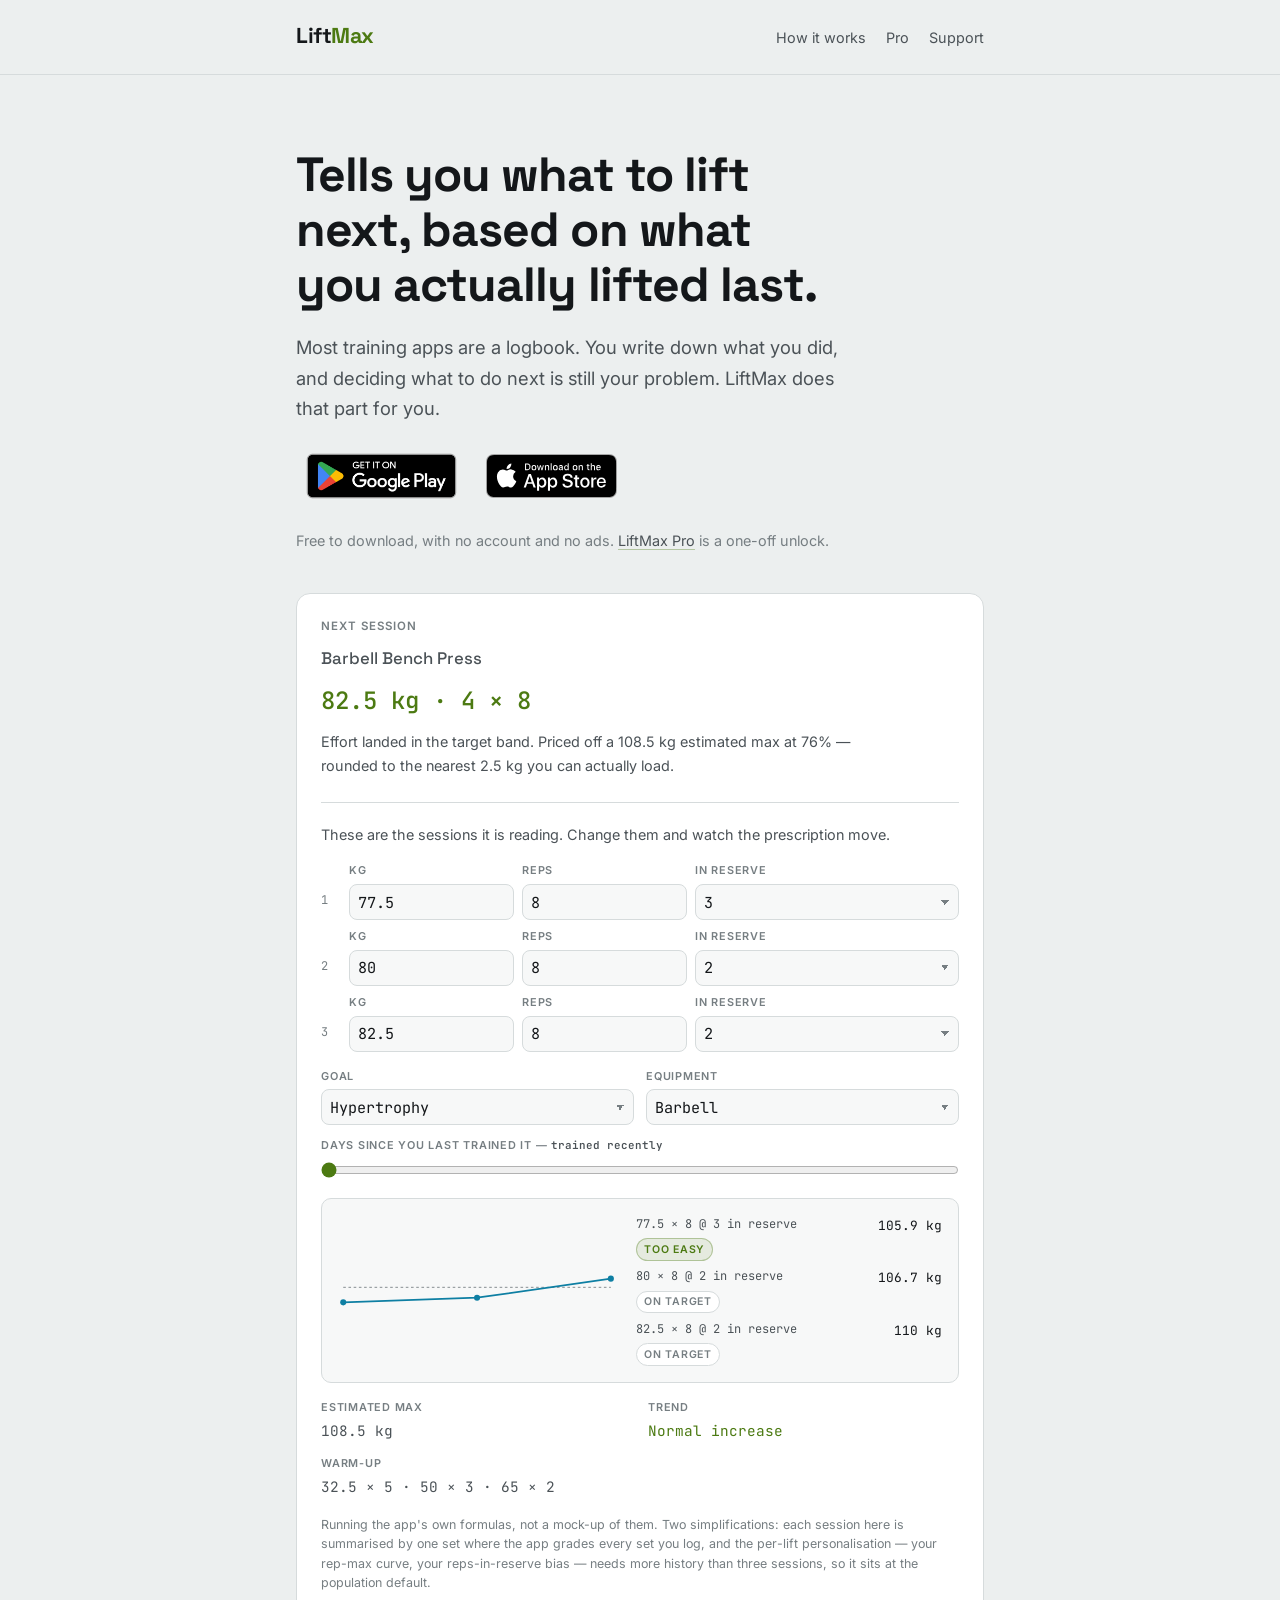
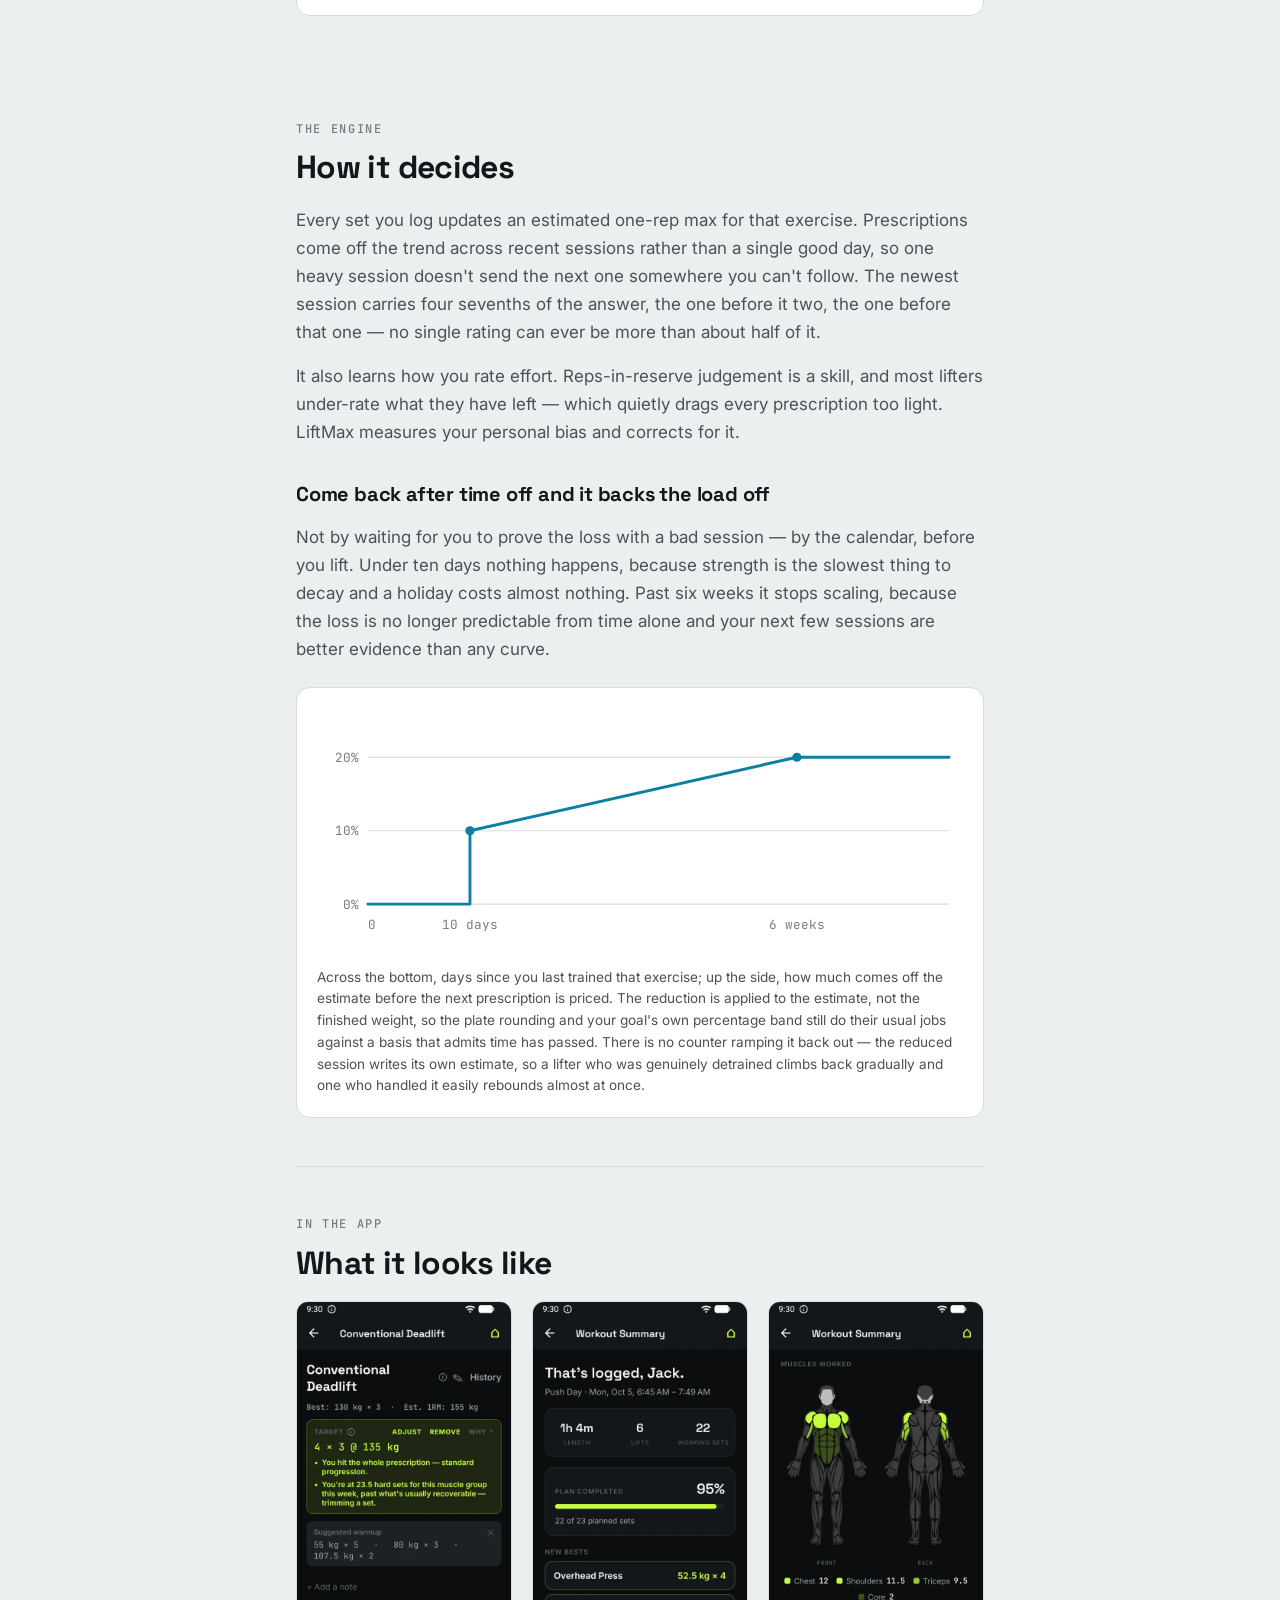
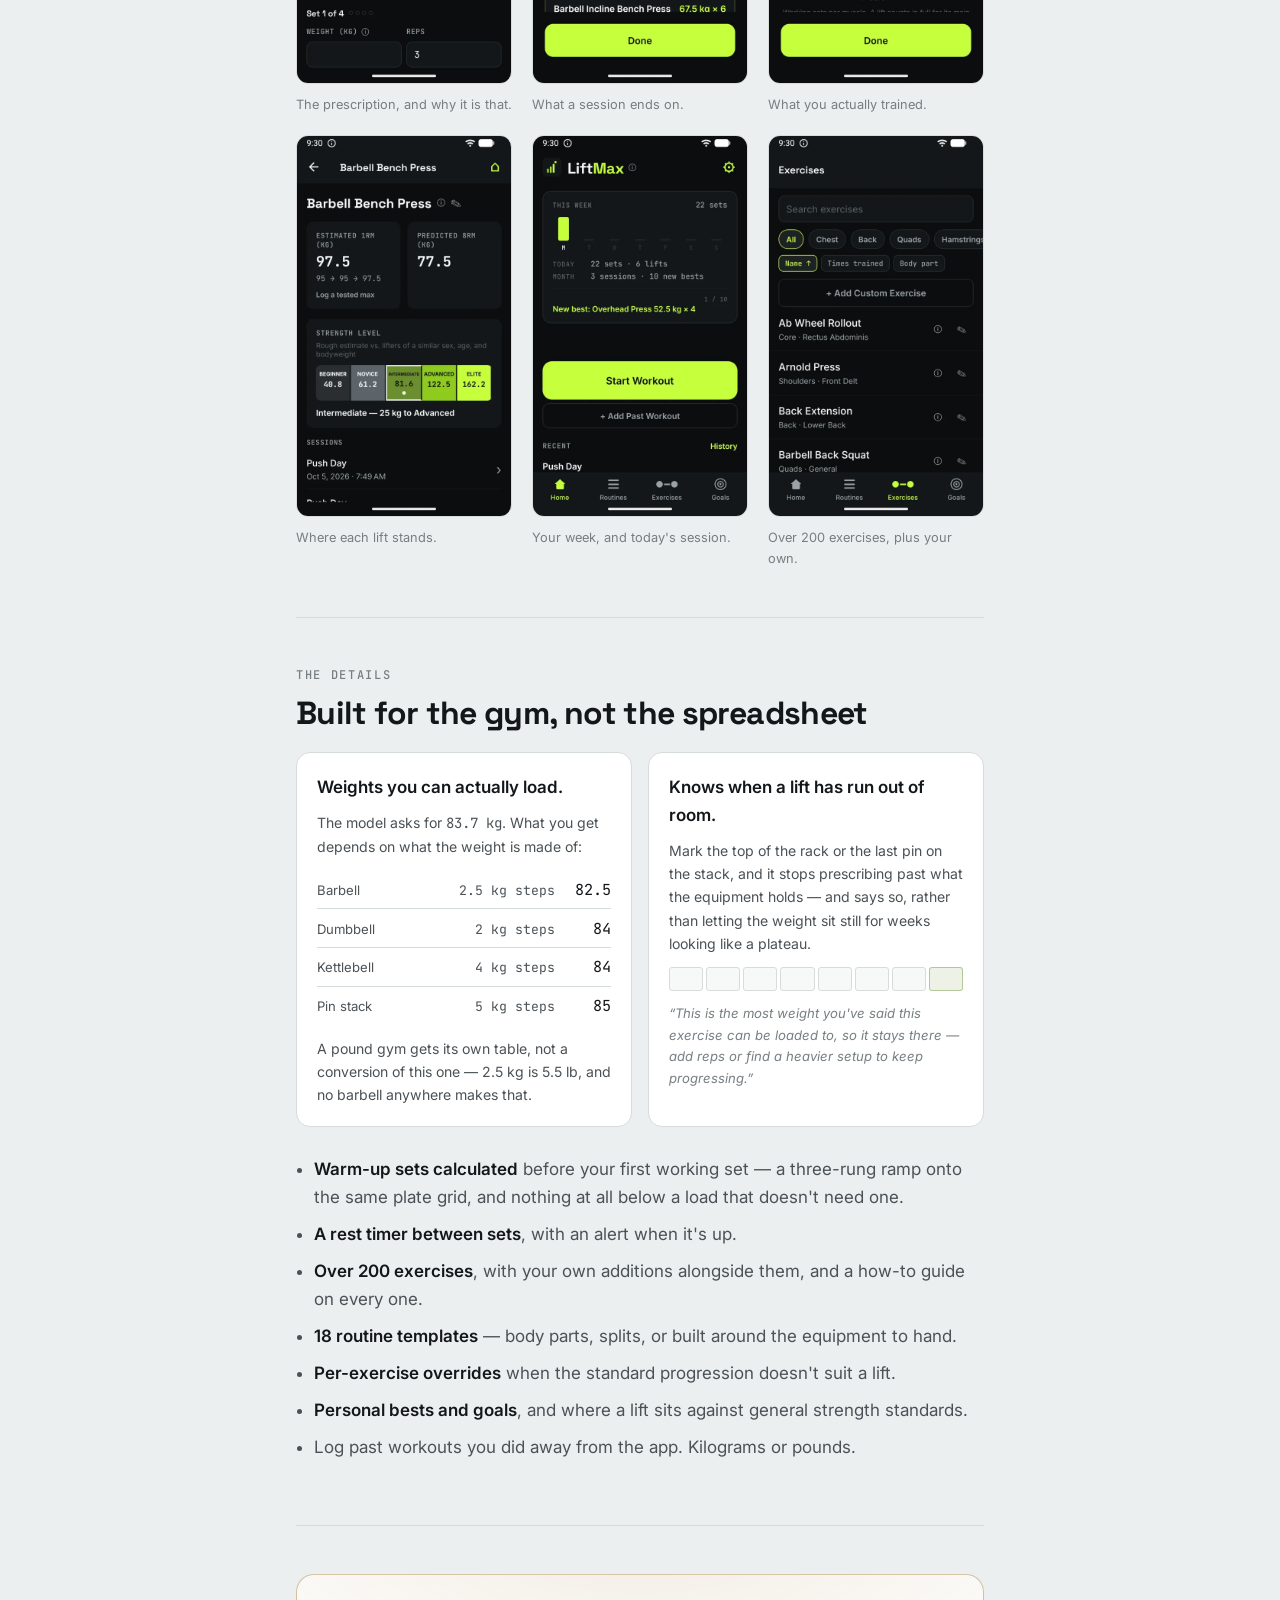
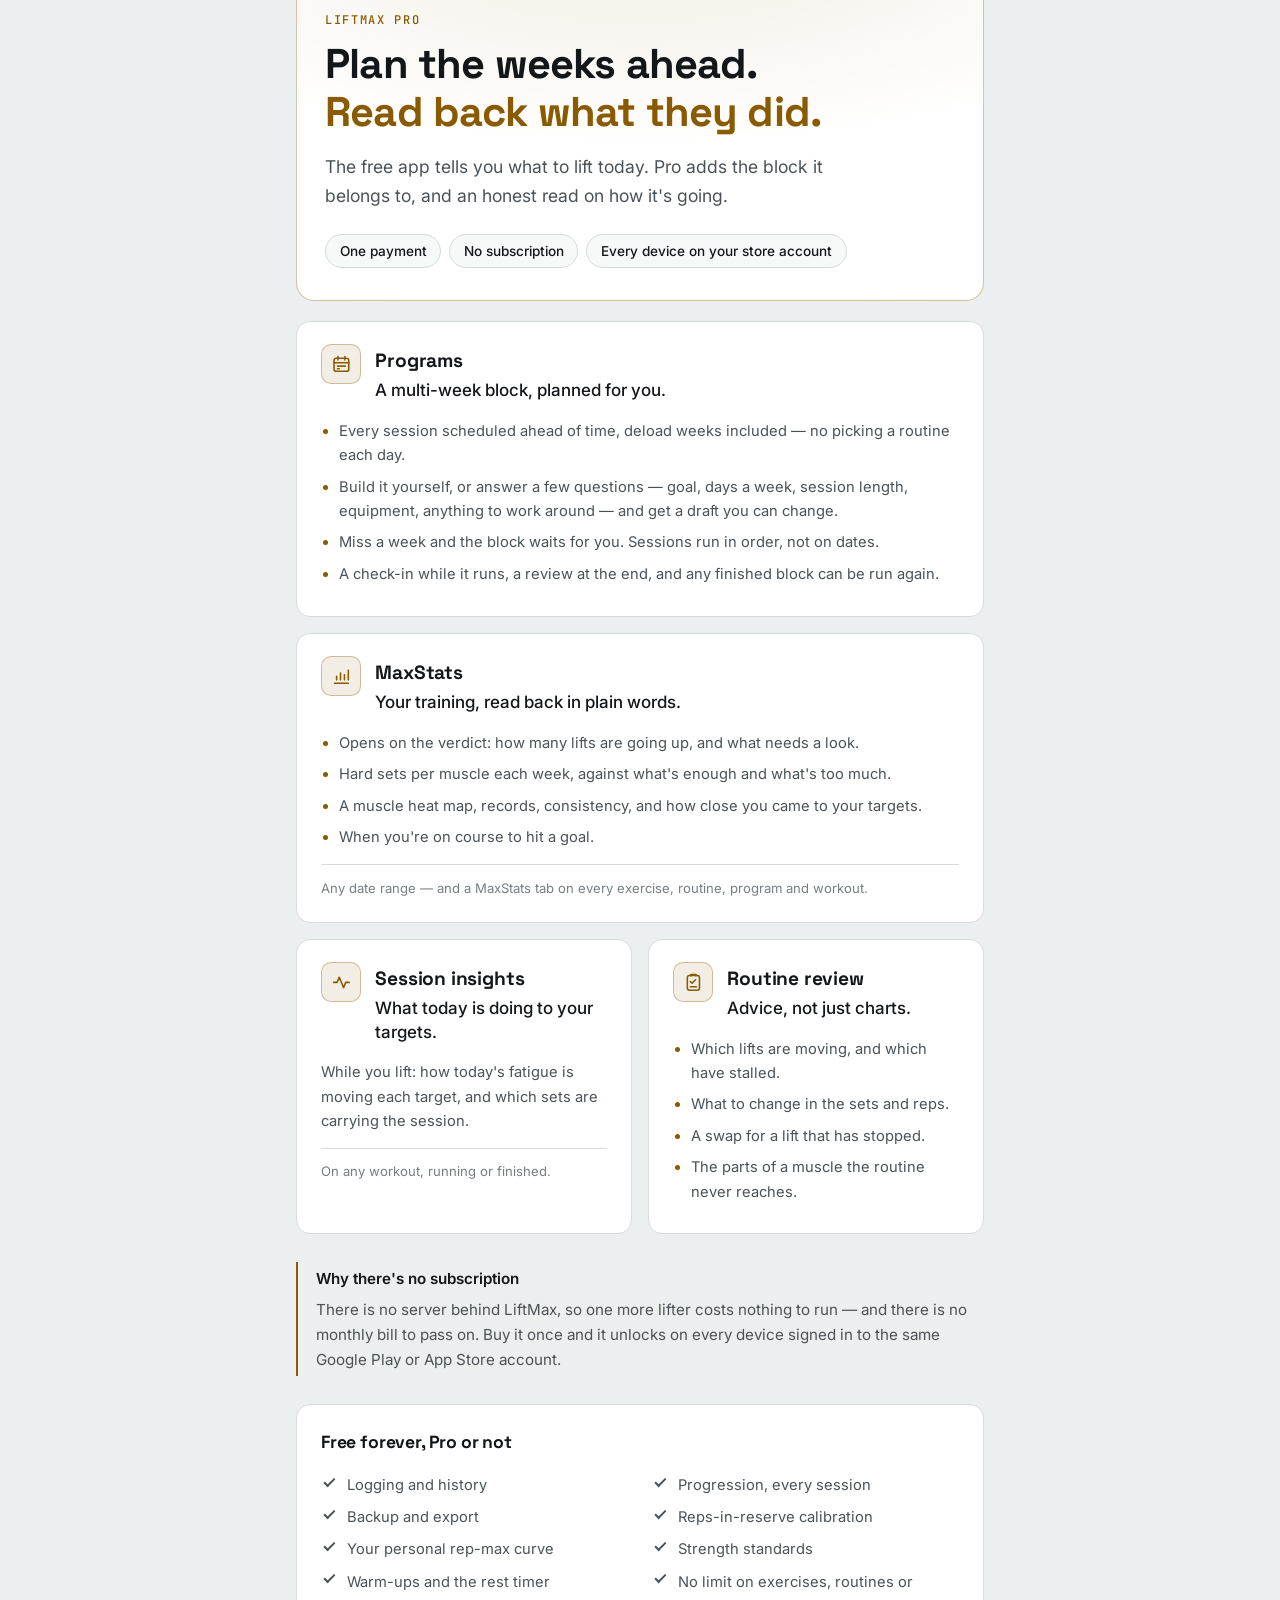
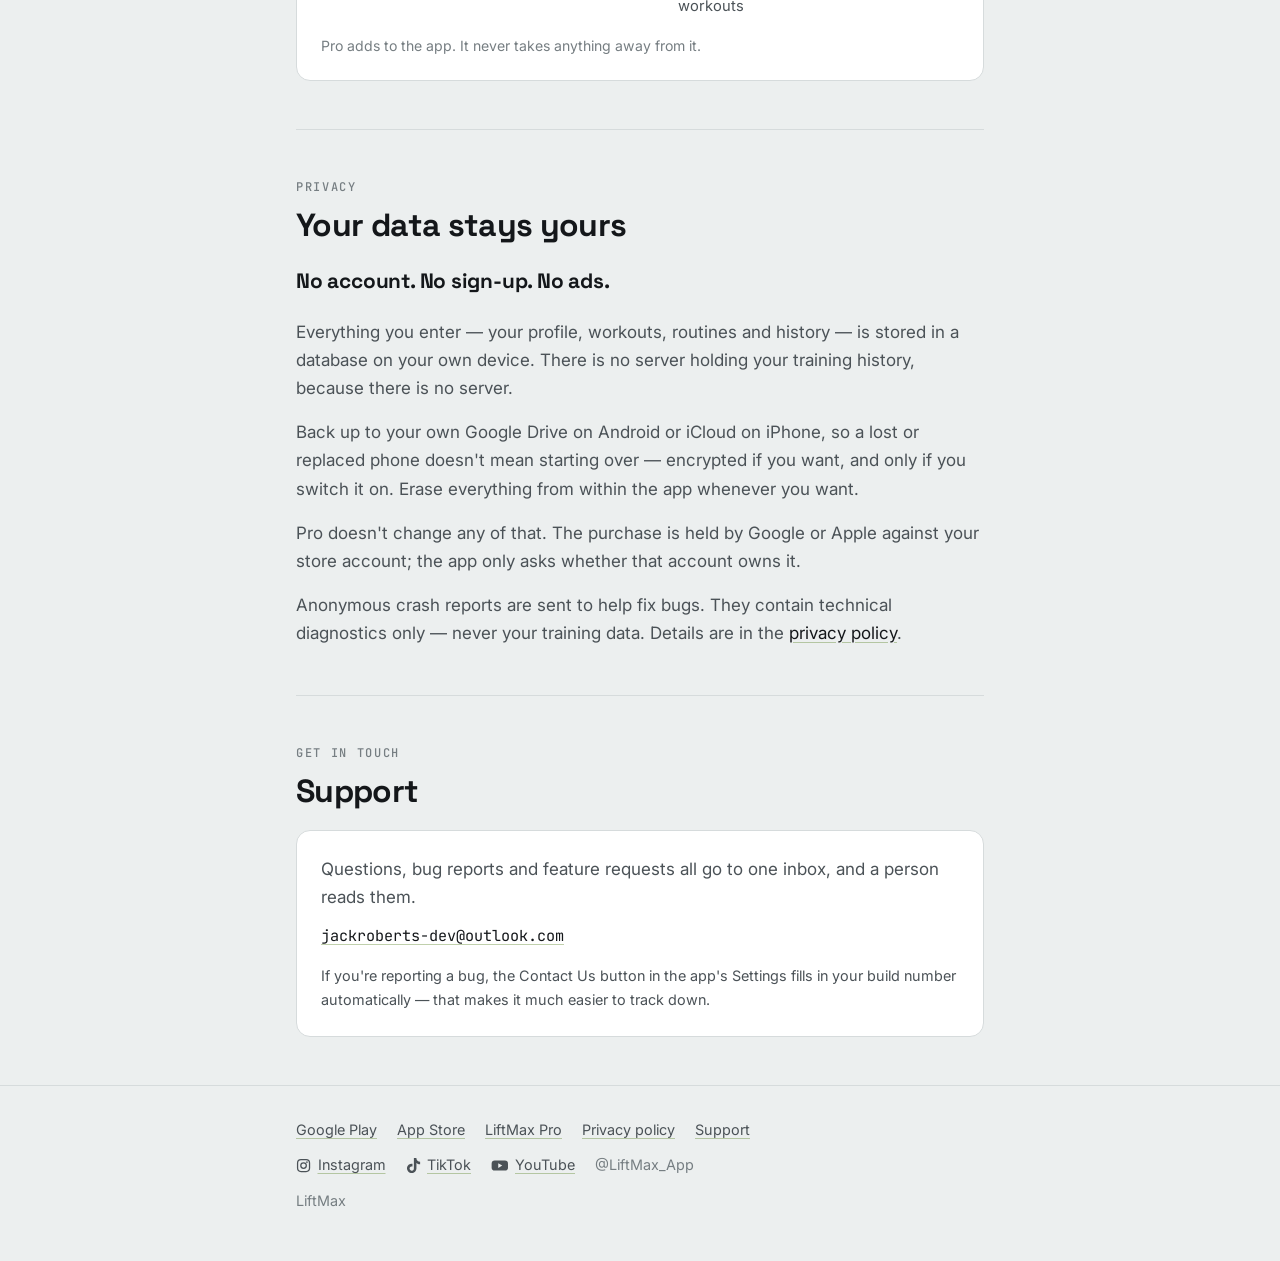
<file: index.html>
<!doctype html>
<html lang="en">
<head>
<meta charset="utf-8">
<meta name="viewport" content="width=device-width, initial-scale=1">
<title>LiftMax — Strength Training</title>
<meta name="description" content="LiftMax tells you what to lift next, based on what you actually lifted last. A strength training app that prescribes your next session from your own logged work.">
<meta name="theme-color" content="#0B0D0E">

<!-- Google Search Console domain ownership. Required so the Google Cloud OAuth
     consent screen will accept liftmax.co.uk as an authorized domain for the
     Drive backup sign-in — Cloud Console rejects github.io outright, because
     it is on the Public Suffix List and so is not a domain anyone can own.

     PASTE THE NEW TOKEN BELOW AND UNCOMMENT. The token that verified
     jackhroberts.github.io does NOT carry over: Search Console issues one per
     property, so liftmax.co.uk needs its own. Verify it as a *Domain* property
     via DNS TXT if you can — that covers the apex, www and both schemes at
     once — and keep this tag only if you used the URL-prefix method instead.
     Whichever you use, it must be the same Google account that owns the Cloud
     project, or Cloud Console will not offer the domain.

<meta name="google-site-verification" content="PASTE_TOKEN_HERE">
-->

<meta property="og:type" content="website">
<meta property="og:title" content="LiftMax — Strength Training">
<meta property="og:description" content="Tells you what to lift next, based on what you actually lifted last.">
<meta property="og:url" content="https://liftmax.co.uk/">
<meta property="og:image" content="https://liftmax.co.uk/icon.png">

<!-- Structured data. Renders nothing; it exists so a crawler does not have to
     infer from prose what this page is. That inference is the whole problem
     here: "LiftMax" is also an industrial rigging brand on liftmax.com and two
     unrelated UK companies, so left to guess, Google can reasonably file this
     under lifting equipment.

     sameAs is the load-bearing part — it asserts that this site and the two
     store listings are one entity rather than three pages sharing a word.
     Google already asserts the other half from its side: the Play listing's
     own JSON-LD carries author.url pointing back here, and Apple's seller URL
     does the same. This closes the loop.

     Every value below is mirrored from the live store listings (Play:
     HEALTH_AND_FITNESS, free; Apple: Health & Fitness, free, 4+). Google
     cross-checks structured data against the visible page and the things it
     links to, so if the app's category or price ever changes, change it here
     too — disagreeing copies are worse than none.

     Deliberately no aggregateRating: both stores report zero ratings so far,
     and inventing one is exactly the kind of invalid markup that gets rich
     results revoked. Add it only when there are real ratings to report. -->
<script type="application/ld+json">
{
  "@context": "https://schema.org",
  "@graph": [
    {
      "@type": "SoftwareApplication",
      "@id": "https://liftmax.co.uk/#app",
      "name": "LiftMax",
      "description": "Tells you what to lift next, based on what you actually lifted last. A strength training app that prescribes your next session from your own logged work.",
      "applicationCategory": "HealthApplication",
      "applicationSubCategory": "Strength Training",
      "operatingSystem": "Android, iOS",
      "url": "https://liftmax.co.uk/",
      "image": "https://liftmax.co.uk/icon.png",
      "author": {
        "@type": "Person",
        "name": "Jack Roberts",
        "url": "https://liftmax.co.uk/"
      },
      "offers": {
        "@type": "Offer",
        "price": "0",
        "priceCurrency": "GBP"
      },
      "sameAs": [
        "https://play.google.com/store/apps/details?id=com.liftmax.android",
        "https://apps.apple.com/app/liftmax/id6809827285",
        "https://www.instagram.com/liftmax_app/",
        "https://www.tiktok.com/@liftmax_app",
        "https://www.youtube.com/@LiftMax_App"
      ]
    },
    {
      "@type": "WebSite",
      "@id": "https://liftmax.co.uk/#website",
      "name": "LiftMax",
      "url": "https://liftmax.co.uk/",
      "about": { "@id": "https://liftmax.co.uk/#app" }
    }
  ]
}
</script>

<link rel="icon" href="favicon.png" type="image/png">
<link rel="canonical" href="https://liftmax.co.uk/">

<link rel="preconnect" href="https://fonts.googleapis.com">
<link rel="preconnect" href="https://fonts.gstatic.com" crossorigin>
<link href="https://fonts.googleapis.com/css2?family=Space+Grotesk:wght@500;700&family=Inter:wght@400;500;600&family=JetBrains+Mono:wght@500&display=swap" rel="stylesheet">

<!-- Relative, not root-relative, on purpose: this page and the policy render
     correctly wherever the site is mounted, apex or subpath. Note that the
     jackhroberts.github.io/LiftMax-Site/ preview URL is NOT one of those
     places while CNAME exists — Pages 301s it to the custom domain. To
     preview before DNS is pointed, delete CNAME on a branch, or just open
     the files locally. -->
<link rel="stylesheet" href="styles.css?v=4">
</head>
<body>

<header>
  <div class="wrap">
    <p class="wordmark">Lift<span>Max</span></p>
    <nav class="top-nav" aria-label="On this page">
      <a href="#how">How it works</a>
      <a href="#pro">Pro</a>
      <a href="#support">Support</a>
    </nav>
  </div>
</header>

<main class="wrap">

  <div class="hero">
    <h1>Tells you what to lift next, based on what you actually lifted last.</h1>
    <p>Most training apps are a logbook. You write down what you did, and deciding what to do
      next is still your problem. LiftMax does that part for you.</p>
    <div class="get">
      <a class="store store-play" href="https://play.google.com/store/apps/details?id=com.liftmax.android">
        <img src="badges/google-play.png" alt="Get it on Google Play" width="646" height="250">
      </a>
      <a class="store store-apple" href="https://apps.apple.com/app/liftmax/id6809827285">
        <img src="badges/app-store.svg" alt="Download on the App Store" width="120" height="40">
      </a>
    </div>
    <p class="hero-note">Free to download, with no account and no ads.
      <a href="#pro">LiftMax Pro</a> is a one-off unlock.</p>

    <!-- The prescription card, and with JavaScript the live demo of it.
         demo.js reveals [data-js-only] and takes over every [data-out-*] node;
         with JS off, what is written below is what the page shows, and those
         values are exactly what the demo computes at its own defaults. Keep
         the two in step if the defaults ever change. -->
    <div class="card demo" id="demo">
      <p class="label">Next session</p>
      <p class="exercise">Barbell Bench Press</p>
      <p class="prescription" data-out-prescription>82.5 kg · 4 × 8</p>
      <p class="why" data-out-why>From your last 3 sessions and your estimated 1RM trend —
        rounded to a load you can actually build.</p>

      <div class="demo-panel" data-js-only hidden>
        <p class="demo-lede">These are the sessions it is reading. Change them and watch the
          prescription move.</p>

        <ol class="demo-sessions">
          <li data-session>
            <span class="sess-n">1</span>
            <label class="sess-f"><span>kg</span>
              <input type="number" data-weight value="77.5" step="0.5" min="0" max="500" inputmode="decimal"></label>
            <label class="sess-f"><span>reps</span>
              <input type="number" data-reps value="8" step="1" min="1" max="30" inputmode="numeric"></label>
            <label class="sess-f sess-rir"><span>in reserve</span>
              <select data-rir>
                <option value="4">4+</option><option value="3" selected>3</option>
                <option value="2">2</option><option value="1">1</option><option value="0">0</option>
              </select></label>
          </li>
          <li data-session>
            <span class="sess-n">2</span>
            <label class="sess-f"><span>kg</span>
              <input type="number" data-weight value="80" step="0.5" min="0" max="500" inputmode="decimal"></label>
            <label class="sess-f"><span>reps</span>
              <input type="number" data-reps value="8" step="1" min="1" max="30" inputmode="numeric"></label>
            <label class="sess-f sess-rir"><span>in reserve</span>
              <select data-rir>
                <option value="4">4+</option><option value="3">3</option>
                <option value="2" selected>2</option><option value="1">1</option><option value="0">0</option>
              </select></label>
          </li>
          <li data-session>
            <span class="sess-n">3</span>
            <label class="sess-f"><span>kg</span>
              <input type="number" data-weight value="82.5" step="0.5" min="0" max="500" inputmode="decimal"></label>
            <label class="sess-f"><span>reps</span>
              <input type="number" data-reps value="8" step="1" min="1" max="30" inputmode="numeric"></label>
            <label class="sess-f sess-rir"><span>in reserve</span>
              <select data-rir>
                <option value="4">4+</option><option value="3">3</option>
                <option value="2" selected>2</option><option value="1">1</option><option value="0">0</option>
              </select></label>
          </li>
        </ol>

        <div class="demo-opts">
          <label class="sess-f"><span>Goal</span>
            <select data-goal>
              <option value="hypertrophy" selected>Hypertrophy</option>
              <option value="strength">Strength</option>
              <option value="general">General</option>
            </select></label>
          <label class="sess-f"><span>Equipment</span>
            <select data-equipment>
              <option value="barbell" selected>Barbell</option>
              <option value="dumbbell">Dumbbell</option>
              <option value="machine">Machine</option>
              <option value="kettlebell">Kettlebell</option>
            </select></label>
          <label class="sess-f demo-days"><span>Days since you last trained it — <output data-days-out>trained recently</output></span>
            <input type="range" data-days min="0" max="56" value="0" step="1"></label>
        </div>

        <div class="demo-working">
          <div class="demo-chart" data-out-chart></div>
          <ul class="demo-steps" data-out-steps></ul>
        </div>

        <dl class="demo-facts">
          <div><dt>Estimated max</dt><dd data-out-basis></dd></div>
          <div><dt>Trend</dt><dd class="trend-chip" data-out-trend></dd></div>
          <div class="fact-wide"><dt>Warm-up</dt><dd data-out-warmup></dd></div>
        </dl>

        <p class="demo-note">Running the app's own formulas, not a mock-up of them. Two
          simplifications: each session here is summarised by one set where the app grades every
          set you log, and the per-lift personalisation — your rep-max curve, your reps-in-reserve
          bias — needs more history than three sessions, so it sits at the population default.</p>
      </div>
    </div>
  </div>

  <section id="how">
    <p class="eyebrow">The engine</p>
    <h2>How it decides</h2>
    <p class="lead">Every set you log updates an estimated one-rep max for that exercise.
      Prescriptions come off the trend across recent sessions rather than a single good day, so
      one heavy session doesn't send the next one somewhere you can't follow. The newest session
      carries four sevenths of the answer, the one before it two, the one before that one — no
      single rating can ever be more than about half of it.</p>
    <p class="lead">It also learns how you rate effort. Reps-in-reserve judgement is a skill, and
      most lifters under-rate what they have left — which quietly drags every prescription too
      light. LiftMax measures your personal bias and corrects for it.</p>

    <h3>Come back after time off and it backs the load off</h3>
    <p class="lead">Not by waiting for you to prove the loss with a bad session — by the calendar,
      before you lift. Under ten days nothing happens, because strength is the slowest thing to
      decay and a holiday costs almost nothing. Past six weeks it stops scaling, because the loss
      is no longer predictable from time alone and your next few sessions are better evidence
      than any curve.</p>

    <!-- The real layoffReduction() curve from src/engine/layoff.ts, drawn to
         scale: flat below LAYOFF_MIN_DAYS, a step to LAYOFF_MIN_REDUCTION at
         exactly day 10, linear to LAYOFF_MAX_REDUCTION at LAYOFF_FULL_DAYS,
         flat after. The step is the interesting part and is deliberately not
         smoothed away. Static SVG so it survives with JS off. -->
    <figure class="chart">
      <svg viewBox="0 0 560 210" role="img"
           aria-label="How much weight comes off, by days since you last trained the exercise. Nothing below ten days; a step to ten percent at day ten; rising to twenty percent at six weeks, then flat.">
        <g class="grid">
          <line x1="44" y1="170" x2="548" y2="170"></line>
          <line x1="44" y1="106.4" x2="548" y2="106.4"></line>
          <line x1="44" y1="42.7" x2="548" y2="42.7"></line>
        </g>
        <g class="axis-y">
          <text x="36" y="174">0%</text>
          <text x="36" y="110">10%</text>
          <text x="36" y="47">20%</text>
        </g>
        <path class="curve" d="M44,170 L132.6,170 L132.6,106.4 L416,42.7 L548,42.7"></path>
        <circle class="pt" cx="132.6" cy="106.4" r="4"></circle>
        <circle class="pt" cx="416" cy="42.7" r="4"></circle>
        <g class="axis-x">
          <text x="44" y="192" text-anchor="start">0</text>
          <text x="132.6" y="192" text-anchor="middle">10 days</text>
          <text x="416" y="192" text-anchor="middle">6 weeks</text>
        </g>
      </svg>
      <figcaption>Across the bottom, days since you last trained that exercise; up the side, how
        much comes off the estimate before the next prescription is priced. The reduction is
        applied to the estimate, not the finished weight, so the plate rounding and your goal's
        own percentage band still do their usual jobs against a basis that admits time has
        passed. There is no counter ramping it back out — the reduced session writes its own
        estimate, so a lifter who was genuinely detrained climbs back gradually and one who
        handled it easily rebounds almost at once.</figcaption>
    </figure>
  </section>

  <section>
    <p class="eyebrow">In the app</p>
    <h2>What it looks like</h2>
    <!-- Real captures from the app, seeded with two weeks of training by
         docs/store-assets/seed-screenshot-db.test.ts in the app repo — the same
         set the store listings use, minus the store panels' frame and headline.
         Re-export from docs/store-assets/screenshots/ when those are retaken. -->
    <div class="shots">
      <figure>
        <img src="shots/01-prescription.webp" width="560" height="996" loading="lazy" decoding="async"
             alt="The Conventional Deadlift screen during a workout. Best set 130 kg for 3, estimated one-rep max 155 kg. The target reads 4 sets of 3 at 135 kg, with two reasons under it: you hit the whole prescription, so standard progression; and you are at 23.5 hard sets for this muscle group this week, past what is usually recoverable, so it trims a set. Below it a suggested warm-up of 55 kg for 5, 80 kg for 3 and 107.5 kg for 2, then the weight and reps for set 1 of 4.">
        <figcaption>The prescription, and why it is that.</figcaption>
      </figure>
      <figure>
        <img src="shots/02-workout-summary.webp" width="560" height="996" loading="lazy" decoding="async"
             alt="The workout summary for Push Day: 1 hour 4 minutes, 6 lifts, 22 working sets, 95% of the plan completed (22 of 23 planned sets), and new bests on Overhead Press at 52.5 kg for 4 and Barbell Incline Bench Press at 67.5 kg for 6.">
        <figcaption>What a session ends on.</figcaption>
      </figure>
      <figure>
        <img src="shots/03-muscle-map.webp" width="560" height="996" loading="lazy" decoding="async"
             alt="Front and back body diagrams with the muscles a push session trained shaded by how much work each got: chest 12 sets, shoulders 11.5, triceps 9.5, core 2.">
        <figcaption>What you actually trained.</figcaption>
      </figure>
      <figure>
        <img src="shots/04-strength-level.webp" width="560" height="996" loading="lazy" decoding="async"
             alt="The Barbell Bench Press page: estimated one-rep max 97.5 kg, built from 95, 95 and 97.5, a predicted 8-rep max of 77.5 kg, and a strength-level bar from Beginner to Elite placing the lift at Intermediate, 25 kg short of Advanced.">
        <figcaption>Where each lift stands.</figcaption>
      </figure>
      <figure>
        <img src="shots/05-home.webp" width="560" height="996" loading="lazy" decoding="async"
             alt="The home screen: this week's sets by day, today's 22 sets across 6 lifts, 3 sessions and 10 new bests this month, a Start Workout button and a button to add a past workout.">
        <figcaption>Your week, and today's session.</figcaption>
      </figure>
      <figure>
        <img src="shots/06-exercise-library.webp" width="560" height="996" loading="lazy" decoding="async"
             alt="The exercise library: a search box, filter chips for each body part, sort by name, times trained or body part, a button to add a custom exercise, and a list of exercises each showing its muscle group, with a how-to guide and an edit control beside it.">
        <figcaption>Over 200 exercises, plus your own.</figcaption>
      </figure>
    </div>
  </section>

  <section>
    <p class="eyebrow">The details</p>
    <h2>Built for the gym, not the spreadsheet</h2>

    <!-- The three items worth showing rather than stating. roundToPlate at
         each equipment's own increment, from EQUIPMENT_INCREMENTS — the
         numbers below are what the app actually returns for a model weight of
         83.7 kg, not illustrative ones. -->
    <div class="insets">
      <div class="inset">
        <p class="inset-h">Weights you can actually load.</p>
        <p class="inset-b">The model asks for <span class="mono">83.7 kg</span>. What you get
          depends on what the weight is made of:</p>
        <ul class="grid-list">
          <li><span>Barbell</span><span class="mono">2.5 kg steps</span><span class="mono out">82.5</span></li>
          <li><span>Dumbbell</span><span class="mono">2 kg steps</span><span class="mono out">84</span></li>
          <li><span>Kettlebell</span><span class="mono">4 kg steps</span><span class="mono out">84</span></li>
          <li><span>Pin stack</span><span class="mono">5 kg steps</span><span class="mono out">85</span></li>
        </ul>
        <p class="inset-b">A pound gym gets its own table, not a conversion of this one — 2.5 kg
          is 5.5 lb, and no barbell anywhere makes that.</p>
      </div>

      <div class="inset">
        <p class="inset-h">Knows when a lift has run out of room.</p>
        <p class="inset-b">Mark the top of the rack or the last pin on the stack, and it stops
          prescribing past what the equipment holds — and says so, rather than letting the weight
          sit still for weeks looking like a plateau.</p>
        <div class="stack" aria-hidden="true">
          <span></span><span></span><span></span><span></span><span></span>
          <span></span><span></span><span class="pin-last"></span>
        </div>
        <p class="inset-b inset-quiet">“This is the most weight you've said this exercise can be
          loaded to, so it stays there — add reps or find a heavier setup to keep progressing.”</p>
      </div>
    </div>

    <ul>
      <li><strong>Warm-up sets calculated</strong> before your first working set — a three-rung
        ramp onto the same plate grid, and nothing at all below a load that doesn't need one.</li>
      <li><strong>A rest timer between sets</strong>, with an alert when it's up.</li>
      <li><strong>Over 200 exercises</strong>, with your own additions alongside them, and a
        how-to guide on every one.</li>
      <li><strong>18 routine templates</strong> — body parts, splits, or built around the
        equipment to hand.</li>
      <li><strong>Per-exercise overrides</strong> when the standard progression doesn't suit a
        lift.</li>
      <li><strong>Personal bests and goals</strong>, and where a lift sits against general
        strength standards.</li>
      <li>Log past workouts you did away from the app. Kilograms or pounds.</li>
    </ul>
  </section>

  <!-- LiftMax Pro. Written from the liftmax_pro branch before it shipped, so
       every claim here is something that branch already does — the feature
       names and the free-forever line are the app's own words (PREMIUM_COPY in
       src/premium/PremiumGate.tsx, and the paywall), and docs/premium.md is
       the source of truth for what is in the bundle and what stays free.

       Deliberately no price: the stores hold the figure and it is not public
       until the product is live. The "Coming soon" tag and the hero line
       that repeated it came out with 2.0.0; nothing else in here is dated. -->
  <section id="pro" class="pro">
    <div class="pro-panel">
      <p class="eyebrow eyebrow-pro">LiftMax Pro</p>
      <h2 class="pro-title">Plan the weeks ahead.<br><span>Read back what they did.</span></h2>
      <p class="pro-lede">The free app tells you what to lift today. Pro adds the block it
        belongs to, and an honest read on how it's going.</p>
      <ul class="pro-terms">
        <li>One payment</li>
        <li>No subscription</li>
        <li>Every device on your store account</li>
      </ul>
    </div>

    <div class="pro-grid">
      <article class="pro-card pro-card-wide">
        <div class="pro-card-head">
          <span class="pro-icon"><svg viewBox="0 0 24 24" aria-hidden="true"><rect x="3.5" y="5" width="17" height="15" rx="2.5"/><path d="M3.5 10h17M8 3v4M16 3v4"/><path d="M7.5 14h2M11 14h2M14.5 14h2M7.5 17h2"/></svg></span>
          <div>
            <h3 class="pro-h">Programs</h3>
            <p class="pro-hook">A multi-week block, planned for you.</p>
          </div>
        </div>
        <ul class="pro-points">
          <li>Every session scheduled ahead of time, deload weeks included — no picking a
            routine each day.</li>
          <li>Build it yourself, or answer a few questions — goal, days a week, session length,
            equipment, anything to work around — and get a draft you can change.</li>
          <li>Miss a week and the block waits for you. Sessions run in order, not on dates.</li>
          <li>A check-in while it runs, a review at the end, and any finished block can be run
            again.</li>
        </ul>
      </article>

      <article class="pro-card pro-card-wide">
        <div class="pro-card-head">
          <span class="pro-icon"><svg viewBox="0 0 24 24" aria-hidden="true"><path d="M4 20h16"/><path d="M6.5 16v-4M11 16V8M15.5 16v-6M20 16V5"/></svg></span>
          <div>
            <h3 class="pro-h">MaxStats</h3>
            <p class="pro-hook">Your training, read back in plain words.</p>
          </div>
        </div>
        <ul class="pro-points">
          <li>Opens on the verdict: how many lifts are going up, and what needs a look.</li>
          <li>Hard sets per muscle each week, against what's enough and what's too much.</li>
          <li>A muscle heat map, records, consistency, and how close you came to your
            targets.</li>
          <li>When you're on course to hit a goal.</li>
        </ul>
        <p class="pro-foot">Any date range — and a MaxStats tab on every exercise, routine,
          program and workout.</p>
      </article>

      <article class="pro-card">
        <div class="pro-card-head">
          <span class="pro-icon"><svg viewBox="0 0 24 24" aria-hidden="true"><path d="M3 12h4l2.5-6 5 12 2.5-6h4"/></svg></span>
          <div>
            <h3 class="pro-h">Session insights</h3>
            <p class="pro-hook">What today is doing to your targets.</p>
          </div>
        </div>
        <p class="pro-b">While you lift: how today's fatigue is moving each target, and which
          sets are carrying the session.</p>
        <p class="pro-foot">On any workout, running or finished.</p>
      </article>

      <article class="pro-card">
        <div class="pro-card-head">
          <span class="pro-icon"><svg viewBox="0 0 24 24" aria-hidden="true"><rect x="5" y="4" width="14" height="17" rx="2.5"/><path d="M9 4.5V3h6v1.5"/><path d="M8.5 11l2 2 4-4M8.5 17h7"/></svg></span>
          <div>
            <h3 class="pro-h">Routine review</h3>
            <p class="pro-hook">Advice, not just charts.</p>
          </div>
        </div>
        <ul class="pro-points">
          <li>Which lifts are moving, and which have stalled.</li>
          <li>What to change in the sets and reps.</li>
          <li>A swap for a lift that has stopped.</li>
          <li>The parts of a muscle the routine never reaches.</li>
        </ul>
      </article>
    </div>

    <div class="pro-why">
      <p class="pro-why-h">Why there's no subscription</p>
      <p>There is no server behind LiftMax, so one more lifter costs nothing to run — and
        there is no monthly bill to pass on. Buy it once and it unlocks on every device signed
        in to the same Google Play or App Store account.</p>
    </div>

    <div class="free-note">
      <h3 class="free-h">Free forever, Pro or not</h3>
      <ul class="checks">
        <li>Logging and history</li>
        <li>Progression, every session</li>
        <li>Backup and export</li>
        <li>Reps-in-reserve calibration</li>
        <li>Your personal rep-max curve</li>
        <li>Strength standards</li>
        <li>Warm-ups and the rest timer</li>
        <li>No limit on exercises, routines or workouts</li>
      </ul>
      <p class="free-foot">Pro adds to the app. It never takes anything away from it.</p>
    </div>
  </section>

  <section>
    <p class="eyebrow">Privacy</p>
    <h2>Your data stays yours</h2>
    <p class="statement">No account. No sign-up. No ads.</p>
    <p class="lead">Everything you enter — your profile, workouts, routines and history — is
      stored in a database on your own device. There is no server holding your training history,
      because there is no server.</p>
    <p class="lead">Back up to your own Google Drive on Android or iCloud on iPhone, so a lost or
      replaced phone doesn't mean starting over — encrypted if you want, and only if you switch
      it on. Erase everything from within the app whenever you want.</p>
    <p class="lead">Pro doesn't change any of that. The purchase is held by Google or Apple
      against your store account; the app only asks whether that account owns it.</p>
    <p class="lead">Anonymous crash reports are sent to help fix bugs. They contain technical
      diagnostics only — never your training data. Details are in the
      <a href="privacy/">privacy policy</a>.</p>
  </section>

  <section id="support">
    <p class="eyebrow">Get in touch</p>
    <h2>Support</h2>
    <div class="support">
      <p class="lead">Questions, bug reports and feature requests all go to one inbox, and a
        person reads them.</p>
      <p class="email"><a href="mailto:jackroberts-dev@outlook.com">jackroberts-dev@outlook.com</a></p>
      <p class="support-note">If you're reporting a bug, the Contact Us button in the app's
        Settings fills in your build number automatically — that makes it much easier to track
        down.</p>
    </div>
  </section>

</main>

<footer>
  <div class="wrap">
    <nav>
      <a href="https://play.google.com/store/apps/details?id=com.liftmax.android">Google Play</a>
      <a href="https://apps.apple.com/app/liftmax/id6809827285">App Store</a>
      <a href="#pro">LiftMax Pro</a>
      <a href="privacy/">Privacy policy</a>
      <a href="mailto:jackroberts-dev@outlook.com">Support</a>
    </nav>
    <nav class="footer-social" aria-label="LiftMax on social media">
      <a href="https://www.instagram.com/liftmax_app/" rel="me noopener"><svg viewBox="0 0 24 24" aria-hidden="true"><rect x="2.5" y="2.5" width="19" height="19" rx="5.5" fill="none" stroke="currentColor" stroke-width="2"/><circle cx="12" cy="12" r="4.4" fill="none" stroke="currentColor" stroke-width="2"/><circle cx="17.4" cy="6.6" r="1.3" fill="currentColor"/></svg>Instagram</a>
      <a href="https://www.tiktok.com/@liftmax_app" rel="me noopener"><svg viewBox="0 0 24 24" aria-hidden="true"><path fill="currentColor" d="M12.525.02c1.31-.02 2.61-.01 3.91-.02.08 1.53.63 3.09 1.75 4.17 1.12 1.11 2.7 1.62 4.24 1.79v4.03c-1.44-.05-2.89-.35-4.2-.97-.57-.26-1.1-.59-1.62-.93-.01 2.92.01 5.84-.02 8.75-.08 1.4-.54 2.79-1.35 3.94-1.31 1.92-3.58 3.17-5.91 3.21-1.43.08-2.86-.31-4.08-1.03-2.02-1.19-3.44-3.37-3.65-5.71-.02-.5-.03-1-.01-1.49.18-1.9 1.12-3.72 2.58-4.96 1.66-1.44 3.98-2.13 6.15-1.72.02 1.48-.04 2.96-.04 4.44-.99-.32-2.15-.23-3.02.37-.63.41-1.11 1.04-1.36 1.75-.21.51-.15 1.07-.14 1.61.24 1.64 1.82 3.02 3.5 2.87 1.12-.01 2.19-.66 2.77-1.61.19-.33.4-.67.41-1.06.1-1.79.06-3.57.07-5.36.01-4.03-.01-8.05.02-12.07z"/></svg>TikTok</a>
      <a href="https://www.youtube.com/@LiftMax_App" rel="me noopener"><svg viewBox="0 0 28 24" aria-hidden="true"><rect x="1" y="4" width="26" height="16" rx="5" fill="currentColor"/><path d="M11.5 8.2v7.6l6.4-3.8z" fill="var(--bg)"/></svg>YouTube</a>
      <span class="footer-handle">@LiftMax_App</span>
    </nav>
    <p class="footer-name">LiftMax</p>
  </div>
</footer>

<script src="demo.js" defer></script>
</body>
</html>
</file>
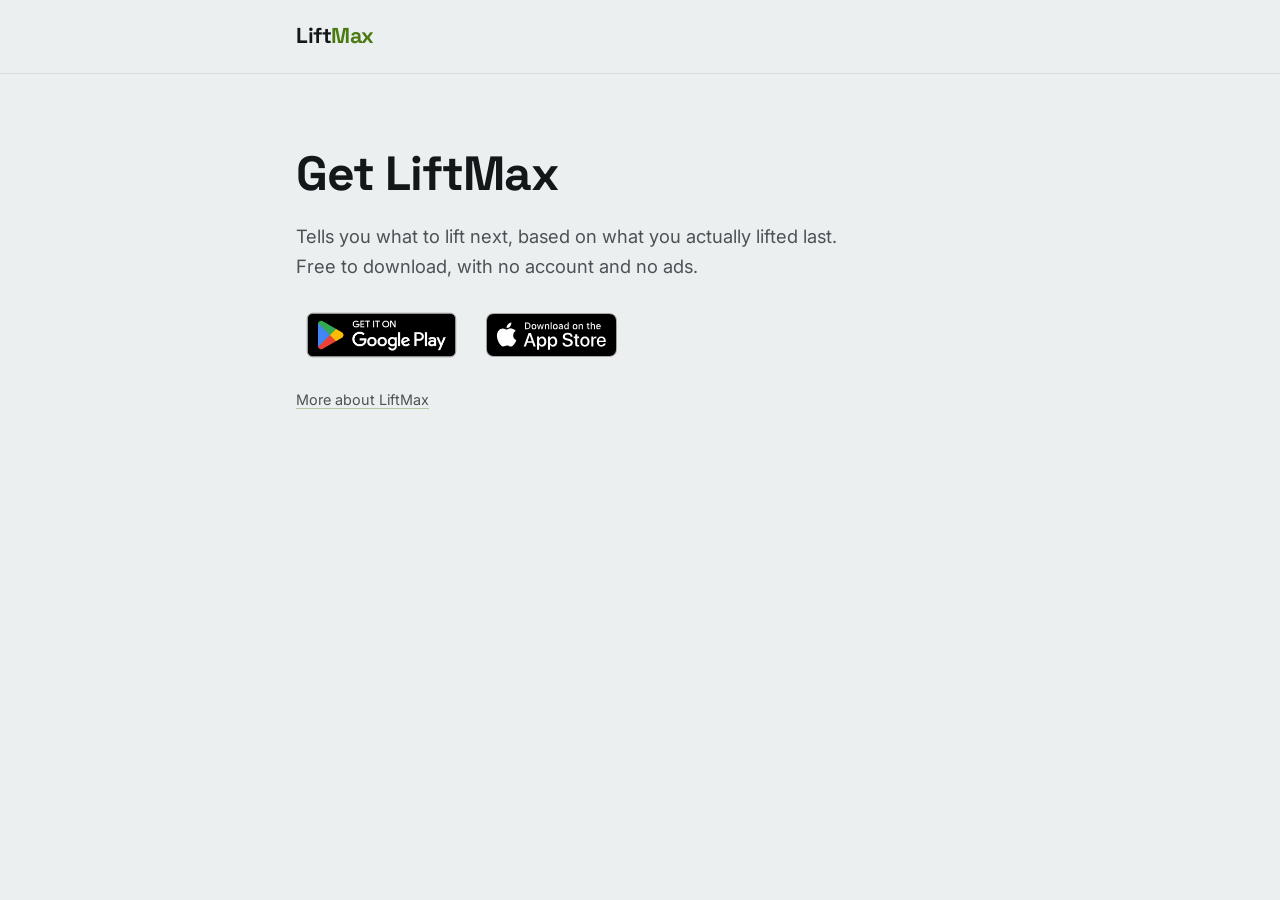
<file: get/index.html>
<!doctype html>
<html lang="en">
<head>
<meta charset="utf-8">
<meta name="viewport" content="width=device-width, initial-scale=1">
<title>Get LiftMax</title>
<meta name="description" content="LiftMax on the App Store and Google Play.">
<meta name="theme-color" content="#0B0D0E">
<meta name="robots" content="noindex">
<link rel="icon" href="/favicon.png" type="image/png">

<!-- The one link for bios and posts: liftmax.co.uk/get sends a phone straight to
     its own store, and anything else (a desktop, an unrecognised browser, or a
     redirect the in-app browser refused) sees both badges below. Pages has no
     server-side redirects, so the choice is made here, before the page draws.

     ?from=instagram (or any short tag) is passed to Play as the install
     referrer, so Play Console's acquisition report can tell the sources apart.
     App Store campaign links also need the account's provider token, so iOS
     gets the plain listing for now. -->
<script>
(function () {
  var ua = navigator.userAgent || '';
  var from = (new URLSearchParams(location.search).get('from') || '').replace(/[^\w-]/g, '').slice(0, 40);
  var play = 'https://play.google.com/store/apps/details?id=com.liftmax.android'
    + (from ? '&referrer=' + encodeURIComponent('utm_source=' + from + '&utm_medium=social') : '');
  var apple = 'https://apps.apple.com/app/liftmax/id6809827285';
  // iPadOS reports itself as a Mac; a touch screen gives it away.
  var ios = /iPhone|iPad|iPod/.test(ua) || (/Macintosh/.test(ua) && navigator.maxTouchPoints > 1);
  var android = /Android/.test(ua);
  if (ios) location.replace(apple);
  else if (android) location.replace(play);
})();
</script>

<link rel="preconnect" href="https://fonts.googleapis.com">
<link rel="preconnect" href="https://fonts.gstatic.com" crossorigin>
<link href="https://fonts.googleapis.com/css2?family=Space+Grotesk:wght@500;700&family=Inter:wght@400;500;600&display=swap" rel="stylesheet">
<link rel="stylesheet" href="/styles.css">
</head>
<body>

<header>
  <div class="wrap">
    <a class="wordmark" href="/">Lift<span>Max</span></a>
  </div>
</header>

<main class="wrap">
  <div class="hero">
    <h1>Get LiftMax</h1>
    <p>Tells you what to lift next, based on what you actually lifted last. Free to download,
      with no account and no ads.</p>
    <div class="get">
      <a class="store store-play" href="https://play.google.com/store/apps/details?id=com.liftmax.android">
        <img src="/badges/google-play.png" alt="Get it on Google Play" width="646" height="250">
      </a>
      <a class="store store-apple" href="https://apps.apple.com/app/liftmax/id6809827285">
        <img src="/badges/app-store.svg" alt="Download on the App Store" width="120" height="40">
      </a>
    </div>
    <p class="hero-note"><a href="/">More about LiftMax</a></p>
  </div>
</main>

</body>
</html>
</file>
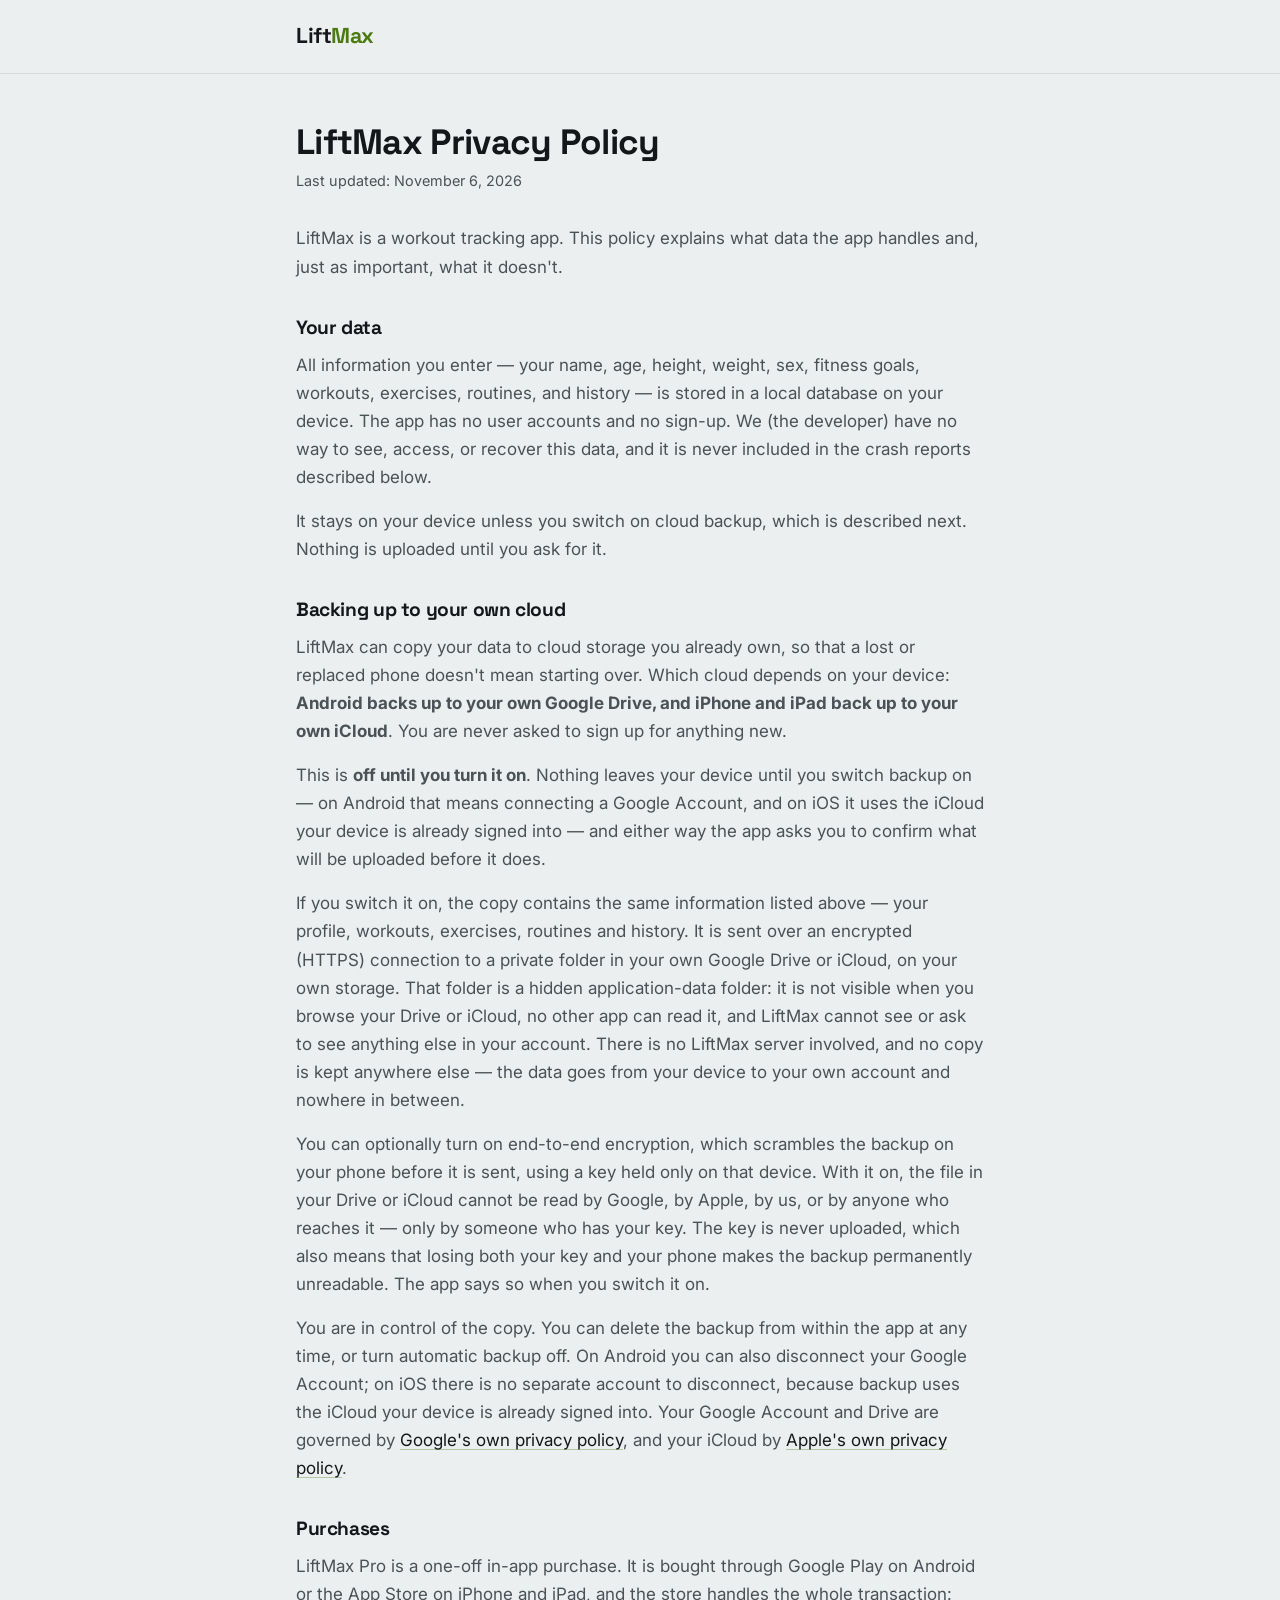
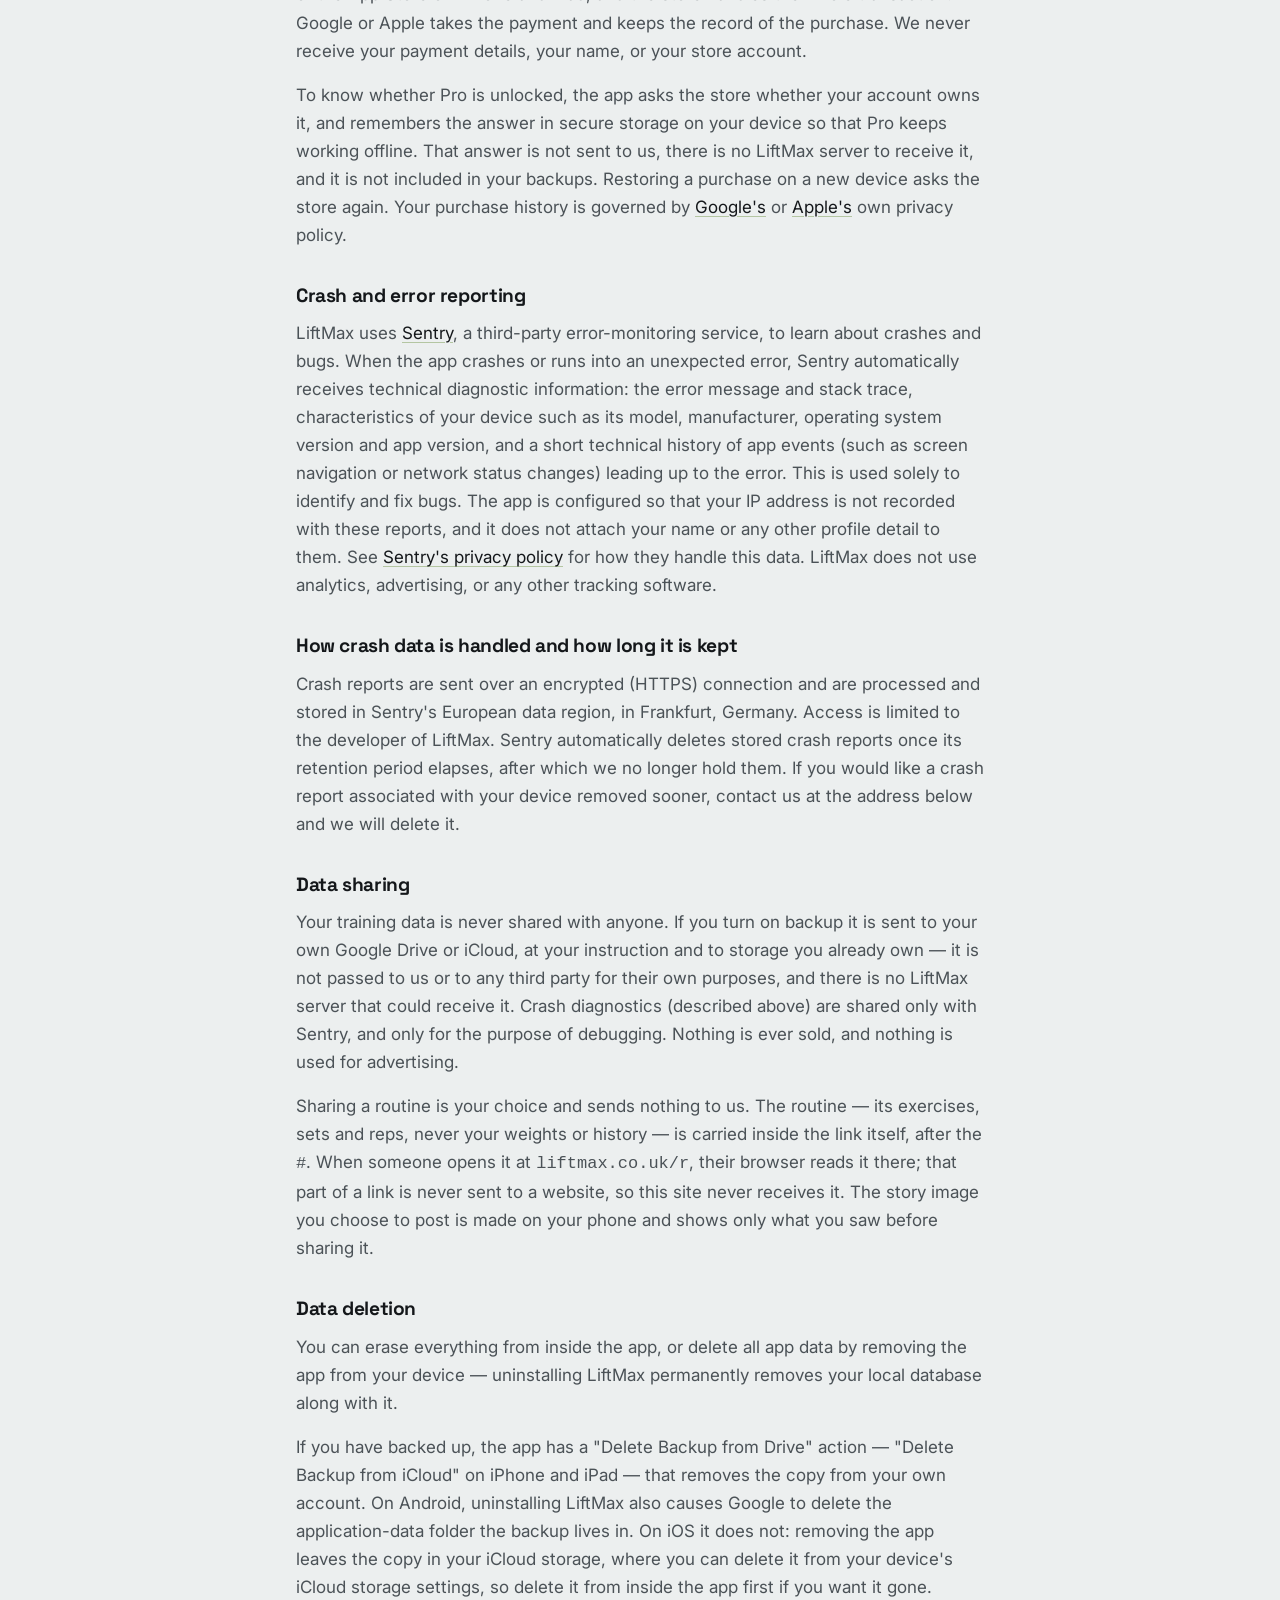
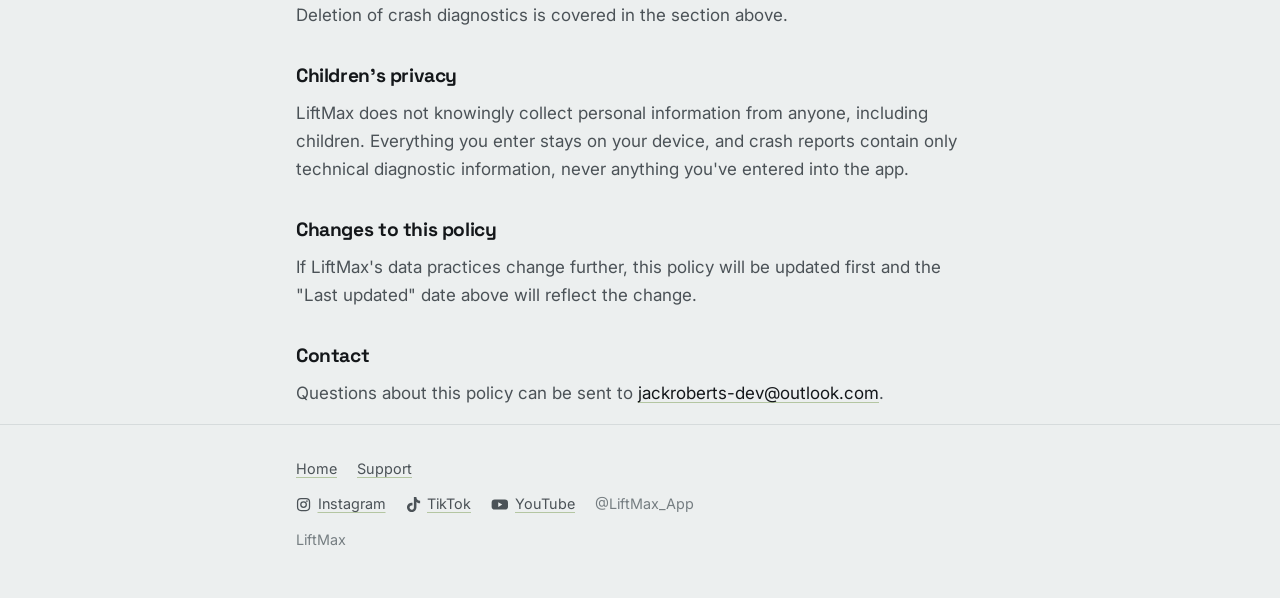
<file: privacy/index.html>
<!doctype html>
<html lang="en">
<head>
<meta charset="utf-8">
<meta name="viewport" content="width=device-width, initial-scale=1">
<title>LiftMax Privacy Policy</title>
<meta name="description" content="What data the LiftMax strength training app handles, and what it doesn't. Stored on your device; backed up to your own Google Drive or iCloud only if you turn it on.">
<meta name="theme-color" content="#0B0D0E">

<meta property="og:type" content="website">
<meta property="og:title" content="LiftMax Privacy Policy">
<meta property="og:url" content="https://liftmax.co.uk/privacy/">

<link rel="icon" href="../favicon.png" type="image/png">
<link rel="canonical" href="https://liftmax.co.uk/privacy/">

<link rel="preconnect" href="https://fonts.googleapis.com">
<link rel="preconnect" href="https://fonts.gstatic.com" crossorigin>
<link href="https://fonts.googleapis.com/css2?family=Space+Grotesk:wght@500;700&family=Inter:wght@400;500;600&family=JetBrains+Mono:wght@500&display=swap" rel="stylesheet">

<link rel="stylesheet" href="../styles.css">
</head>
<body>

<!-- ── The policy text below came over byte for byte from the LiftMax-Privacy
     repo, and stayed that way until iOS. It is the document both store
     declarations are written against — docs/play-data-safety.md and
     docs/app-privacy.md in the app repo — so the three have to keep agreeing
     with each other. Presentation moved onto the site's stylesheet without
     touching a word; the September 2026 edit is the first change to the text
     itself, and it exists because the app now backs up to iCloud on iOS and
     this document named only Google. The October 2026 edit adds purchases,
     for LiftMax Pro; play-data-safety.md explains why it changes no store
     declaration. ──────────────────────────────────── -->

<header>
  <div class="wrap">
    <a class="wordmark" href="../">Lift<span>Max</span></a>
  </div>
</header>

<main class="wrap">
  <div class="prose">
    <h1>LiftMax Privacy Policy</h1>
    <p class="updated">Last updated: November 6, 2026</p>

<p>LiftMax is a workout tracking app. This policy explains what data the app handles and, just as
important, what it doesn't.</p>

<h2>Your data</h2>
<p>All information you enter &mdash; your name, age, height, weight, sex, fitness goals, workouts,
exercises, routines, and history &mdash; is stored in a local database on your device. The app has
no user accounts and no sign-up. We (the developer) have no way to see, access, or recover this
data, and it is never included in the crash reports described below.</p>
<p>It stays on your device unless you switch on cloud backup, which is described next. Nothing is
uploaded until you ask for it.</p>

<h2>Backing up to your own cloud</h2>
<p>LiftMax can copy your data to cloud storage you already own, so that a lost or replaced phone
doesn't mean starting over. Which cloud depends on your device: <strong>Android backs up to your own
Google Drive, and iPhone and iPad back up to your own iCloud</strong>. You are never asked to sign
up for anything new.</p>
<p>This is <strong>off until you turn it on</strong>. Nothing leaves your device until you switch
backup on &mdash; on Android that means connecting a Google Account, and on iOS it uses the iCloud
your device is already signed into &mdash; and either way the app asks you to confirm what will be
uploaded before it does.</p>
<p>If you switch it on, the copy contains the same information listed above &mdash; your profile,
workouts, exercises, routines and history. It is sent over an encrypted (HTTPS) connection to a
private folder in your own Google Drive or iCloud, on your own storage. That folder is a hidden
application-data folder: it is not visible when you browse your Drive or iCloud, no other app can
read it, and LiftMax cannot see or ask to see anything else in your account. There is no LiftMax
server involved, and no copy is kept anywhere else &mdash; the data goes from your device to your
own account and nowhere in between.</p>
<p>You can optionally turn on end-to-end encryption, which scrambles the backup on your phone before
it is sent, using a key held only on that device. With it on, the file in your Drive or iCloud
cannot be read by Google, by Apple, by us, or by anyone who reaches it &mdash; only by someone who
has your key. The key is never uploaded, which also means that losing both your key and your phone
makes the backup permanently unreadable. The app says so when you switch it on.</p>
<p>You are in control of the copy. You can delete the backup from within the app at any time, or
turn automatic backup off. On Android you can also disconnect your Google Account; on iOS there is
no separate account to disconnect, because backup uses the iCloud your device is already signed
into. Your Google Account and Drive are governed by
<a href="https://policies.google.com/privacy">Google's own privacy policy</a>, and your iCloud by
<a href="https://www.apple.com/legal/privacy/">Apple's own privacy policy</a>.</p>

<h2>Purchases</h2>
<p>LiftMax Pro is a one-off in-app purchase. It is bought through Google Play on Android or the
App Store on iPhone and iPad, and the store handles the whole transaction: Google or Apple takes the
payment and keeps the record of the purchase. We never receive your payment details, your name, or
your store account.</p>
<p>To know whether Pro is unlocked, the app asks the store whether your account owns it, and
remembers the answer in secure storage on your device so that Pro keeps working offline. That answer
is not sent to us, there is no LiftMax server to receive it, and it is not included in your backups.
Restoring a purchase on a new device asks the store again. Your purchase history is governed by
<a href="https://policies.google.com/privacy">Google's</a> or
<a href="https://www.apple.com/legal/privacy/">Apple's</a> own privacy policy.</p>

<h2>Crash and error reporting</h2>
<p>LiftMax uses <a href="https://sentry.io">Sentry</a>, a third-party error-monitoring service, to
learn about crashes and bugs. When the app crashes or runs into an unexpected error, Sentry
automatically receives technical diagnostic information: the error message and stack trace,
characteristics of your device such as its model, manufacturer, operating system version and app
version, and a short technical history of app events (such as screen navigation or network status
changes) leading up to the error. This is used solely to identify and fix bugs. The app is
configured so that your IP address is not recorded with these reports, and it does not attach your
name or any other profile detail to them. See <a href="https://sentry.io/legal/privacy/">Sentry's
privacy policy</a> for how they handle this data. LiftMax does not use analytics, advertising, or
any other tracking software.</p>

<h2>How crash data is handled and how long it is kept</h2>
<p>Crash reports are sent over an encrypted (HTTPS) connection and are processed and stored in
Sentry's European data region, in Frankfurt, Germany. Access is limited to the developer of LiftMax.
Sentry automatically deletes stored crash reports once its retention period elapses, after which we
no longer hold them. If you would like a crash report associated with your device removed sooner,
contact us at the address below and we will delete it.</p>

<h2>Data sharing</h2>
<p>Your training data is never shared with anyone. If you turn on backup it is sent to your own
Google Drive or iCloud, at your instruction and to storage you already own &mdash; it is not passed
to us or to any third party for their own purposes, and there is no LiftMax server that could
receive it. Crash diagnostics (described above) are shared only with Sentry, and only for the
purpose of debugging. Nothing is ever sold, and nothing is used for advertising.</p>

<p>Sharing a routine is your choice and sends nothing to us. The routine &mdash; its exercises, sets
and reps, never your weights or history &mdash; is carried inside the link itself, after the
<code>#</code>. When someone opens it at <code>liftmax.co.uk/r</code>, their browser reads it there;
that part of a link is never sent to a website, so this site never receives it. The story image you
choose to post is made on your phone and shows only what you saw before sharing it.</p>

<h2>Data deletion</h2>
<p>You can erase everything from inside the app, or delete all app data by removing the app from
your device &mdash; uninstalling LiftMax permanently removes your local database along with it.</p>
<p>If you have backed up, the app has a "Delete Backup from Drive" action &mdash; "Delete Backup
from iCloud" on iPhone and iPad &mdash; that removes the copy from your own account. On Android,
uninstalling LiftMax also causes Google to delete the application-data folder the backup lives in.
On iOS it does not: removing the app leaves the copy in your iCloud storage, where you can delete it
from your device's iCloud storage settings, so delete it from inside the app first if you want it
gone. Deletion of crash diagnostics is covered in the section above.</p>

<h2>Children's privacy</h2>
<p>LiftMax does not knowingly collect personal information from anyone, including children.
Everything you enter stays on your device, and crash reports contain only technical diagnostic
information, never anything you've entered into the app.</p>

<h2>Changes to this policy</h2>
<p>If LiftMax's data practices change further, this policy will be updated first and the "Last
updated" date above will reflect the change.</p>

<h2>Contact</h2>
<p>Questions about this policy can be sent to
<a href="mailto:jackroberts-dev@outlook.com">jackroberts-dev@outlook.com</a>.</p>
  </div>
</main>

<footer>
  <div class="wrap">
    <nav>
      <a href="../">Home</a>
      <a href="mailto:jackroberts-dev@outlook.com">Support</a>
    </nav>
    <nav class="footer-social" aria-label="LiftMax on social media">
      <a href="https://www.instagram.com/liftmax_app/" rel="me noopener"><svg viewBox="0 0 24 24" aria-hidden="true"><rect x="2.5" y="2.5" width="19" height="19" rx="5.5" fill="none" stroke="currentColor" stroke-width="2"/><circle cx="12" cy="12" r="4.4" fill="none" stroke="currentColor" stroke-width="2"/><circle cx="17.4" cy="6.6" r="1.3" fill="currentColor"/></svg>Instagram</a>
      <a href="https://www.tiktok.com/@liftmax_app" rel="me noopener"><svg viewBox="0 0 24 24" aria-hidden="true"><path fill="currentColor" d="M12.525.02c1.31-.02 2.61-.01 3.91-.02.08 1.53.63 3.09 1.75 4.17 1.12 1.11 2.7 1.62 4.24 1.79v4.03c-1.44-.05-2.89-.35-4.2-.97-.57-.26-1.1-.59-1.62-.93-.01 2.92.01 5.84-.02 8.75-.08 1.4-.54 2.79-1.35 3.94-1.31 1.92-3.58 3.17-5.91 3.21-1.43.08-2.86-.31-4.08-1.03-2.02-1.19-3.44-3.37-3.65-5.71-.02-.5-.03-1-.01-1.49.18-1.9 1.12-3.72 2.58-4.96 1.66-1.44 3.98-2.13 6.15-1.72.02 1.48-.04 2.96-.04 4.44-.99-.32-2.15-.23-3.02.37-.63.41-1.11 1.04-1.36 1.75-.21.51-.15 1.07-.14 1.61.24 1.64 1.82 3.02 3.5 2.87 1.12-.01 2.19-.66 2.77-1.61.19-.33.4-.67.41-1.06.1-1.79.06-3.57.07-5.36.01-4.03-.01-8.05.02-12.07z"/></svg>TikTok</a>
      <a href="https://www.youtube.com/@LiftMax_App" rel="me noopener"><svg viewBox="0 0 28 24" aria-hidden="true"><rect x="1" y="4" width="26" height="16" rx="5" fill="currentColor"/><path d="M11.5 8.2v7.6l6.4-3.8z" fill="var(--bg)"/></svg>YouTube</a>
      <span class="footer-handle">@LiftMax_App</span>
    </nav>
    <p style="margin:0">LiftMax</p>
  </div>
</footer>

</body>
</html>
</file>
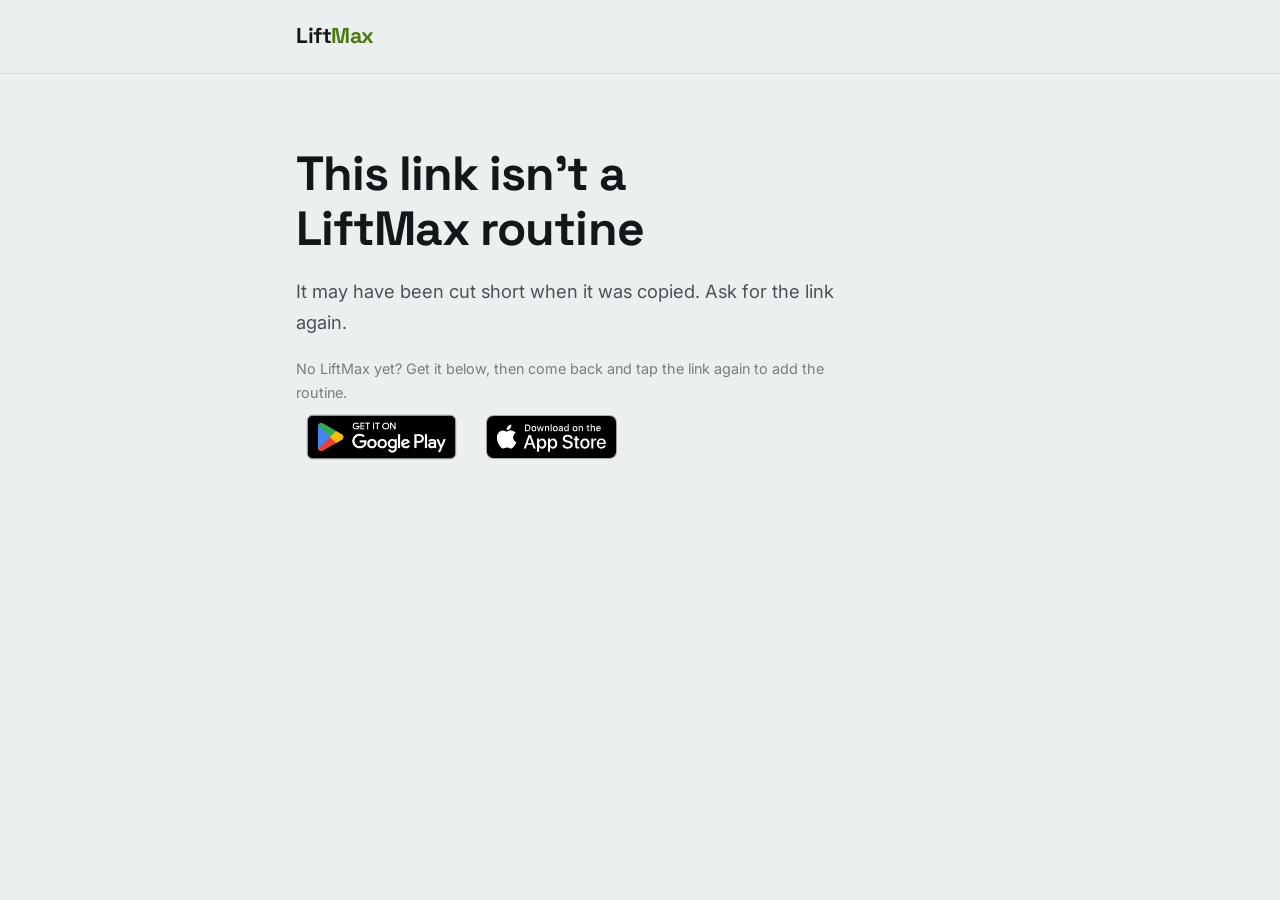
<file: r/index.html>
<!doctype html>
<html lang="en">
<head>
<meta charset="utf-8">
<meta name="viewport" content="width=device-width, initial-scale=1">
<title>A LiftMax routine</title>
<meta name="description" content="A routine shared from LiftMax.">
<meta name="theme-color" content="#0B0D0E">
<meta name="robots" content="noindex">
<link rel="icon" href="/favicon.png" type="image/png">

<!-- Where a shared routine link lands when LiftMax isn't installed, or when the
     tapping app's own browser keeps the link instead of opening the app (Instagram's
     often does). The routine is in the link after the '#', which the browser never
     sends to this server: it is decoded here, on the phone, and nothing is stored.

     Same format as the app's src/lib/routineLink.ts — #2.<name>~<slot>…, or the older
     #1.<base64url JSON> —
     and read the same way: a version newer than this page knows says so, anything
     else that doesn't parse is "not a LiftMax routine". Change one, change both. -->

<link rel="preconnect" href="https://fonts.googleapis.com">
<link rel="preconnect" href="https://fonts.gstatic.com" crossorigin>
<link href="https://fonts.googleapis.com/css2?family=Space+Grotesk:wght@500;700&family=Inter:wght@400;500;600&display=swap" rel="stylesheet">
<link rel="stylesheet" href="/styles.css">
<style>
  .routine { list-style: none; margin: 1.5rem 0 2rem; padding: 0; }
  .routine li {
    display: flex; justify-content: space-between; gap: 1rem;
    padding: 0.75rem 0; border-bottom: 1px solid var(--border);
  }
  .routine .plan { color: var(--text-secondary); white-space: nowrap; }
  .open-app {
    display: inline-block; margin: 0.5rem 0 1.5rem; padding: 0.9rem 1.4rem;
    border-radius: 12px; background: var(--accent); color: var(--accent-text);
    font-weight: 600; text-decoration: none;
  }
  [hidden] { display: none !important; }
</style>
</head>
<body>

<header>
  <div class="wrap">
    <a class="wordmark" href="/">Lift<span>Max</span></a>
  </div>
</header>

<main class="wrap">
  <div class="hero">
    <h1 id="title">A LiftMax routine</h1>
    <p id="lede">Someone shared a routine with you. Add it in LiftMax and it is priced from your
      own training: the sets and reps are theirs, the weights are yours.</p>
    <ul class="routine" id="routine" hidden></ul>
    <a class="open-app" id="open" hidden>Open in LiftMax</a>
    <p class="hero-note" id="after">No LiftMax yet? Get it below, then come back and tap the link
      again to add the routine.</p>
    <div class="get">
      <a class="store store-play" href="https://play.google.com/store/apps/details?id=com.liftmax.android">
        <img src="/badges/google-play.png" alt="Get it on Google Play" width="646" height="250">
      </a>
      <a class="store store-apple" href="https://apps.apple.com/app/liftmax/id6809827285">
        <img src="/badges/app-store.svg" alt="Download on the App Store" width="120" height="40">
      </a>
    </div>
  </div>
</main>

<script>
(function () {
  var VERSION = 2;

  // Version 2's codes: positions in the app's src/lib/routineLinkCodes.ts,
  // which is append-only. Change one, change both. A custom exercise's muscle
  // and equipment codes are not read here; only its name and plan are shown.
  var EXERCISES = ["Barbell Bench Press", "Barbell Incline Bench Press", "Barbell Decline Bench Press", "Dumbbell Bench Press", "Dumbbell Incline Bench Press", "Dumbbell Decline Bench Press", "Barbell Floor Press", "Dumbbell Floor Press", "Dumbbell Fly", "Dumbbell Pullover", "Incline Dumbbell Fly", "Cable Fly", "High-to-Low Cable Fly", "Low-to-High Cable Fly", "Cable Chest Press", "Pec Deck Machine", "Chest Press Machine", "Incline Chest Press Machine", "Decline Chest Press Machine", "Smith Machine Bench Press", "Smith Machine Incline Bench Press", "Push-Up", "Incline Push-Up", "Decline Push-Up", "Chest Dip", "Conventional Deadlift", "Sumo Deadlift", "Trap Bar Deadlift", "Deficit Deadlift", "Rack Pull", "Barbell Row", "Underhand Barbell Row", "Pendlay Row", "Seal Row", "T-Bar Row", "Meadows Row", "Chest-Supported Row Machine", "Machine Row", "T-Bar Row Machine", "Close Grip Seated Cable Row", "Wide Grip Seated Cable Row", "Single-Arm Cable Row", "Single-Arm Dumbbell Row", "Chest-Supported Dumbbell Row", "Kettlebell Single-Arm Row", "Inverted Row", "Pull-Up", "Chin-Up", "Neutral-Grip Pull-Up", "Lat Pulldown", "Close-Grip Lat Pulldown", "Wide-Grip Lat Pulldown", "Neutral-Grip Lat Pulldown", "Straight-Arm Pulldown", "Cable Pullover", "Machine Pullover", "Back Extension", "Reverse Hyperextension", "Barbell Back Squat", "Barbell Front Squat", "Barbell Box Squat", "Barbell Pause Squat", "Barbell Walking Lunge", "Smith Machine Squat", "Leg Press", "Single-Leg Leg Press", "Hack Squat Machine", "Belt Squat Machine", "Leg Extension Machine", "Bulgarian Split Squat", "Dumbbell Walking Lunge", "Dumbbell Reverse Lunge", "Dumbbell Step-Up", "Goblet Squat", "Kettlebell Front Squat", "Sissy Squat", "Wall Sit", "Barbell Romanian Deadlift", "Barbell Stiff-Leg Deadlift", "Good Morning", "Smith Machine Romanian Deadlift", "Dumbbell Romanian Deadlift", "Single-Leg Romanian Deadlift", "Kettlebell Romanian Deadlift", "Seated Leg Curl Machine", "Lying Leg Curl Machine", "Standing Leg Curl Machine", "Glute Ham Raise", "Nordic Hamstring Curl", "Single-Leg Glute Bridge", "Slider Hamstring Curl", "Bodyweight Single-Leg Romanian Deadlift", "Barbell Hip Thrust", "Barbell Glute Bridge", "Smith Machine Hip Thrust", "Dumbbell Hip Thrust", "Machine Hip Thrust", "Cable Pull-Through", "Cable Glute Kickback", "Glute Kickback Machine", "Hip Abduction Machine", "Hip Adduction Machine", "Cable Hip Abduction", "Kettlebell Swing", "Glute Bridge", "Single-Leg Hip Thrust", "Overhead Press", "Seated Barbell Overhead Press", "Barbell Push Press", "Landmine Press", "Barbell Upright Row", "Smith Machine Overhead Press", "Dumbbell Shoulder Press", "Single-Arm Dumbbell Shoulder Press", "Arnold Press", "Dumbbell Lateral Raise", "Dumbbell Front Raise", "Dumbbell Upright Row", "Dumbbell Rear Delt Fly", "Seated Machine Shoulder Press", "Machine Lateral Raise", "Reverse Pec Deck", "Cable Lateral Raise", "Cable Front Raise", "Cable Upright Row", "Cable Face Pull", "Cable Rear Delt Fly", "Kettlebell Shoulder Press", "Barbell Shrug", "Trap Bar Shrug", "Dumbbell Shrug", "Cable Shrug", "Smith Machine Shrug", "Machine Shrug", "Prone Dumbbell Y-Raise", "Barbell Curl", "Barbell Preacher Curl", "EZ-Bar Curl", "EZ-Bar Preacher Curl", "EZ-Bar Reverse Curl", "Dumbbell Bicep Curl", "Dumbbell Hammer Curl", "Cross-Body Hammer Curl", "Dumbbell Zottman Curl", "Dumbbell Incline Curl", "Dumbbell Spider Curl", "Dumbbell Preacher Curl", "Dumbbell Concentration Curl", "Cable Curl", "Cable Rope Hammer Curl", "Machine Bicep Curl", "Barbell Close-Grip Bench Press", "Smith Machine Close-Grip Bench Press", "EZ-Bar Skull Crusher", "Dumbbell Skull Crusher", "Dumbbell Overhead Triceps Extension", "Dumbbell Triceps Kickback", "Cable Triceps Pushdown", "Cable Rope Triceps Pushdown", "Cable Overhead Triceps Extension", "Cable Triceps Kickback", "Machine Triceps Extension", "Machine Dip", "Triceps Dip", "Bench Dip", "Diamond Push-Up", "Barbell Wrist Curl", "Barbell Reverse Wrist Curl", "Dumbbell Wrist Curl", "Dumbbell Reverse Wrist Curl", "Farmer's Carry", "Kettlebell Farmer's Carry", "Barbell Static Hold", "Dead Hang", "Standing Calf Raise Machine", "Seated Calf Raise Machine", "Leg Press Calf Raise", "Donkey Calf Raise Machine", "Smith Machine Calf Raise", "Barbell Calf Raise", "Dumbbell Calf Raise", "Seated Dumbbell Calf Raise", "Single-Leg Calf Raise", "Cable Crunch", "Cable Woodchopper", "Cable Pallof Press", "Machine Crunch", "Hanging Leg Raise", "Hanging Knee Raise", "Lying Leg Raise", "Reverse Crunch", "Ab Wheel Rollout", "Decline Sit-Up", "Bicycle Crunch", "Dead Bug", "Plank", "Side Plank", "Hollow Body Hold", "Weighted Sit-Up", "Dumbbell Side Bend", "Dumbbell Suitcase Carry", "Kettlebell Russian Twist", "Barbell Power Clean", "Barbell Clean", "Barbell Hang Clean", "Barbell Snatch", "Barbell Power Snatch", "Barbell Push Jerk", "Barbell Thruster", "Dumbbell Thruster", "Kettlebell Goblet Thruster", "Kettlebell Clean and Press", "Kettlebell Snatch", "Kettlebell Turkish Get-Up", "Burpee", "Rowing Machine", "Ski Erg", "Stationary Bike", "Treadmill Run", "Treadmill Incline Walk", "Elliptical", "Stair Climber", "Sled Push", "Battle Ropes", "Jump Rope", "Outdoor Run", "Brisk Walk"];
  var hash = location.hash.slice(1);
  var title = document.getElementById('title');
  var lede = document.getElementById('lede');

  function fail(newer) {
    title.textContent = newer ? 'Open this in the LiftMax app' : "This link isn't a LiftMax routine";
    lede.textContent = newer
      ? 'It was shared from a newer version of LiftMax than this page knows. Open it in the app.'
      : 'It may have been cut short when it was copied. Ask for the link again.';
  }

  function decodeName(text) {
    return decodeURIComponent(text.replace(/_/g, '%20'));
  }

  // Version 2 into version 1's shape: { n, e: [{ x, s, r, d }] }.
  function decodeV2(text) {
    var parts = text.split('~');
    if (parts.length < 2) throw new Error('no slots');
    return {
      n: decodeName(parts[0]),
      e: parts.slice(1).map(function (part) {
        var f = part.split('.');
        var x;
        if (f[0].charAt(0) === '!' || f[0].charAt(0) === '-') x = decodeName(f[0].slice(1));
        else x = EXERCISES[parseInt(f[0], 36)];
        if (typeof x !== 'string') throw new Error('unknown exercise');
        return { x: x, s: Number(f[1]), r: Number(f[2]) || 0, d: Number(f[3]) || 0 };
      })
    };
  }

  function decode(text) {
    var b64 = text.replace(/-/g, '+').replace(/_/g, '/');
    while (b64.length % 4) b64 += '=';
    var binary = atob(b64);
    var bytes = new Uint8Array(binary.length);
    for (var i = 0; i < binary.length; i++) bytes[i] = binary.charCodeAt(i);
    return JSON.parse(new TextDecoder().decode(bytes));
  }

  function time(seconds) {
    if (seconds < 60) return seconds + 's';
    var m = Math.floor(seconds / 60), s = seconds % 60;
    return s ? m + 'm ' + s + 's' : m + 'm';
  }

  var dot = hash.indexOf('.');
  var version = dot > 0 ? Number(hash.slice(0, dot)) : NaN;
  if (!(version >= 1)) return fail(false);
  if (version > VERSION) return fail(true);

  var routine;
  try {
    routine = version === 1 ? decode(hash.slice(dot + 1)) : decodeV2(hash.slice(dot + 1));
  } catch (e) { return fail(false); }
  if (!routine || typeof routine.n !== 'string' || !Array.isArray(routine.e) || !routine.e.length) {
    return fail(false);
  }

  title.textContent = routine.n;
  var list = document.getElementById('routine');
  routine.e.forEach(function (slot) {
    if (!slot || typeof slot.x !== 'string') return;
    var li = document.createElement('li');
    var name = document.createElement('span');
    name.textContent = slot.x;
    var plan = document.createElement('span');
    plan.className = 'plan';
    var work = slot.r ? String(slot.r) : time(slot.d || 0);
    plan.textContent = slot.s > 1 || slot.r ? slot.s + ' × ' + work : work;
    li.appendChild(name);
    li.appendChild(plan);
    list.appendChild(li);
  });
  list.hidden = false;

  // For an app's own browser that kept the link rather than opening LiftMax.
  var open = document.getElementById('open');
  open.href = 'liftmax://r#' + hash;
  open.hidden = false;
})();
</script>

</body>
</html>
</file>
<file: styles.css>
/* Shared by every page on liftmax.co.uk.
   Lifted out of the homepage's inline <style> when the privacy policy moved
   in from its own repo — two pages on one domain that looked like two
   different products was the thing worth fixing, and duplicating the palette
   into each file is how they drift apart again. */

/* LiftMax "Volt" palette — values taken from src/theme/colors.ts in the app
   repo. Dark is the brand's native mode; light is a same-hierarchy inversion.
   The accent is a reward signal: see the note above .prescription for the
   rule about where it is allowed to appear. */
:root {
  --bg: #0B0D0E;
  --surface: #14171A;
  --surface-raised: #1D2124;
  --border: #2A2F33;
  --text: #F7F9F9;
  --text-secondary: #9AA3A8;
  --text-muted: #5B6368;
  --accent: #C6FF3C;
  --accent-text: #0B0D0E;
  --accent-soft: rgba(198, 255, 60, 0.10);
  --accent-border: rgba(198, 255, 60, 0.35);
  --data: #3CD7FF;
  /* Pro amber — premium/premiumSoft/premiumBorder in colors.ts. */
  --premium: #FFC53C;
  --premium-soft: rgba(255, 197, 60, 0.12);
  --premium-border: rgba(255, 197, 60, 0.38);
}

@media (prefers-color-scheme: light) {
  :root {
    --bg: #ECEFEF;
    --surface: #FFFFFF;
    --surface-raised: #F7F8F8;
    --border: #D6DBDC;
    --text: #14171A;
    --text-secondary: #4B5257;
    --text-muted: #767E82;
    /* Deepened from the dark-mode hues: neon volt reads as a highlighter
       on a light page, and #C6FF3C on white fails AA outright. */
    --accent: #4C7A12;
    --accent-text: #F7F9F9;
    --accent-soft: rgba(76, 122, 18, 0.10);
    --accent-border: rgba(76, 122, 18, 0.35);
    --data: #0E7FA3;
    /* Deepened as in the app: neon amber on white is unreadable as text. */
    --premium: #8A5A00;
    --premium-soft: rgba(138, 90, 0, 0.10);
    --premium-border: rgba(138, 90, 0, 0.35);
  }
}

*, *::before, *::after { box-sizing: border-box; }

body {
  margin: 0;
  background: var(--bg);
  color: var(--text);
  font-family: 'Inter', system-ui, -apple-system, 'Segoe UI', sans-serif;
  font-size: 17px;
  line-height: 1.65;
  -webkit-font-smoothing: antialiased;
}

.wrap {
  max-width: 46rem;
  margin: 0 auto;
  padding: 0 1.5rem;
}

h1, h2, .wordmark {
  font-family: 'Space Grotesk', system-ui, sans-serif;
  letter-spacing: -0.02em;
  line-height: 1.15;
}

/* ── Header ─────────────────────────────────────────────── */
header {
  border-bottom: 1px solid var(--border);
  padding: 1.5rem 0;
}
.wordmark {
  font-size: 1.35rem;
  font-weight: 700;
  margin: 0;
}
/* The accent's first appearance on the homepage. The static page has two;
   the live demo adds the slider thumb and the "too easy" grade, both of
   which are making the same claim the accent is reserved for. */
.wordmark span { color: var(--accent); }
/* On the inner pages the wordmark is the way back out. */
a.wordmark { text-decoration: none; color: var(--text); }

/* The homepage's header carries in-page links beside the wordmark. */
header .wrap {
  display: flex;
  align-items: baseline;
  justify-content: space-between;
  gap: 1rem;
  flex-wrap: wrap;
}
.top-nav { display: flex; gap: 1.25rem; font-size: 0.9rem; }
.top-nav a { color: var(--text-secondary); text-decoration: none; }
.top-nav a:hover { color: var(--text); }

/* ── Hero ───────────────────────────────────────────────── */
.hero { padding: 4.5rem 0 3.5rem; }
.hero h1 {
  font-size: clamp(2rem, 6vw, 3rem);
  font-weight: 700;
  margin: 0 0 1.25rem;
  text-wrap: balance;
}
.hero p {
  font-size: 1.15rem;
  color: var(--text-secondary);
  margin: 0 0 1.25rem;
  max-width: 34rem;
}

.hero .hero-note {
  font-size: 0.9rem;
  color: var(--text-muted);
  margin: 0;
}
.hero-note a { color: var(--text-secondary); }

/* ── The prescription card ──────────────────────────────── */
/* A concrete example beats a paragraph describing one. This is the
   shape of the app's central output. */
.card {
  background: var(--surface);
  border: 1px solid var(--border);
  border-radius: 14px;
  padding: 1.4rem 1.5rem;
  margin: 2.5rem 0 0;
}
.card .label {
  font-size: 0.72rem;
  text-transform: uppercase;
  letter-spacing: 0.09em;
  color: var(--text-muted);
  font-weight: 600;
  margin: 0 0 0.6rem;
}
.card .exercise {
  font-family: 'Space Grotesk', sans-serif;
  font-size: 1.05rem;
  font-weight: 500;
  margin: 0 0 0.5rem;
}
/* Tabular figures — weights and reps are meant to be trusted at a glance. */
.card .prescription {
  font-family: 'JetBrains Mono', ui-monospace, monospace;
  font-weight: 500;
  font-size: 1.5rem;
  font-variant-numeric: tabular-nums;
  /* The accent's second appearance, and the last one on the page as it
     renders without JavaScript: a recommendation is exactly the "earned,
     not hyped" moment it is reserved for. */
  color: var(--accent);
  margin: 0 0 0.6rem;
}
.card .why {
  font-size: 0.9rem;
  color: var(--text-secondary);
  margin: 0;
}

/* ── Sections ───────────────────────────────────────────── */
section { padding: 3rem 0; border-top: 1px solid var(--border); }
section:first-of-type { border-top: 0; }

h2 {
  font-size: clamp(1.6rem, 4.5vw, 2rem);
  font-weight: 700;
  margin: 0 0 1.25rem;
  text-wrap: balance;
}

/* The small label over each section's heading — the same device as the
   store panels' "EVERY SESSION" line, so the site and the listing read as
   one thing. Muted rather than volt: the accent is spent elsewhere. */
.eyebrow {
  font-family: 'JetBrains Mono', ui-monospace, monospace;
  font-size: 0.75rem;
  font-weight: 500;
  text-transform: uppercase;
  letter-spacing: 0.14em;
  color: var(--text-muted);
  margin: 0 0 0.6rem;
}

/* A one-line claim that should land before the paragraph explaining it. */
.statement {
  font-family: 'Space Grotesk', system-ui, sans-serif;
  font-size: 1.3rem;
  font-weight: 700;
  letter-spacing: -0.01em;
  margin: 0 0 1.25rem;
}
p { margin: 0 0 1rem; }
p:last-child { margin-bottom: 0; }

.lead { color: var(--text-secondary); }

ul { padding-left: 1.15rem; margin: 0 0 1rem; }
li { margin-bottom: 0.55rem; color: var(--text-secondary); }
li strong { color: var(--text); font-weight: 600; }
li:last-child { margin-bottom: 0; }

a {
  color: var(--text);
  text-decoration-color: var(--accent-border);
  text-underline-offset: 3px;
}
a:hover { text-decoration-color: var(--accent); }

/* ── Support ────────────────────────────────────────────── */
.support {
  background: var(--surface);
  border: 1px solid var(--border);
  border-radius: 14px;
  padding: 1.5rem;
}
.support .lead { margin-bottom: 0.75rem; }
.support-note { font-size: 0.9rem; color: var(--text-secondary); margin: 0.75rem 0 0; }
.email {
  font-family: 'JetBrains Mono', ui-monospace, monospace;
  font-size: 0.95rem;
  word-break: break-all;
}

/* ── Prose pages (the policy) ───────────────────────────── */
/* The policy arrived as one long run of h2/p with no section rules, and it
   reads better that way — a legal document is not a set of feature cards.
   This gives it the site's type and rhythm without the dividers. */
.prose { padding: 3rem 0 1rem; }
.prose h1 { font-size: clamp(1.7rem, 5vw, 2.2rem); font-weight: 700; margin: 0 0 0.4rem; }
.prose h2 { font-size: 1.2rem; margin: 2.25rem 0 0.75rem; }
.prose p { color: var(--text-secondary); }
.updated {
  color: var(--text-muted);
  font-size: 0.9rem;
  margin: 0 0 2rem;
}

/* ── Footer ─────────────────────────────────────────────── */
footer {
  border-top: 1px solid var(--border);
  padding: 2rem 0 3rem;
  font-size: 0.9rem;
  color: var(--text-muted);
}
footer a { color: var(--text-secondary); }
footer .footer-name { margin: 0; }
footer nav { margin-bottom: 0.75rem; display: flex; gap: 1.25rem; flex-wrap: wrap; }
/* The same handle on all three, said once at the end rather than three times.
   Marks in the link colour, not the platforms' own: they sit in a footer, and
   the accent is kept for the app. */
footer .footer-social { align-items: center; }
footer .footer-social a { display: inline-flex; align-items: center; gap: 0.4rem; }
footer .footer-social svg { height: 1.05em; width: auto; flex: none; }
footer .footer-handle { color: var(--text-muted); }

@media (max-width: 30rem) {
  body { font-size: 16px; }
  .hero { padding: 3rem 0 2.5rem; }
  section { padding: 2.25rem 0; }
}

/* ══ Additions: the live demo, the charts, the screenshots ═══════════
   Everything below follows the two palette rules the top of this file
   sets out. The accent stays a reward signal — on this page that is the
   wordmark and the prescription, and nothing new below claims it except
   the "too easy" grade, which is the one place the demo is saying the
   same thing the accent already means: you had more in you, so the load
   goes up. Data gets --data (Signal Cyan), which the palette has always
   defined and nothing used until there was a chart to draw. */

h3 {
  font-family: 'Space Grotesk', system-ui, sans-serif;
  font-size: 1.25rem;
  font-weight: 700;
  letter-spacing: -0.01em;
  margin: 2rem 0 0.75rem;
}

/* ── The live demo ──────────────────────────────────────────────── */
/* The panel is hidden until demo.js reveals it, so a JS-off visitor sees
   the static card exactly as it was rather than a set of dead inputs. */
.demo-panel {
  margin-top: 1.5rem;
  padding-top: 1.25rem;
  border-top: 1px solid var(--border);
}
/* Scoped to .demo-panel, not left as a bare class: these are <p> inside
   .hero, whose own `.hero p` rule is more specific than a lone class and was
   rendering both of them at the hero's 1.15rem lead size. */
.demo-panel .demo-lede {
  font-size: 0.9rem;
  max-width: none;
  color: var(--text-secondary);
  margin: 0 0 1rem;
}

.demo-sessions {
  list-style: none;
  padding: 0;
  margin: 0 0 1rem;
  display: flex;
  flex-direction: column;
  gap: 0.5rem;
}
.demo-sessions li {
  display: grid;
  grid-template-columns: 1.25rem 1fr 1fr 1.6fr;
  gap: 0.5rem;
  align-items: end;
  margin: 0;
  color: inherit;
}
.sess-n {
  font-family: 'JetBrains Mono', ui-monospace, monospace;
  font-size: 0.75rem;
  color: var(--text-muted);
  padding-bottom: 0.55rem;
}

/* One field shape for every control in the demo. */
.sess-f { display: flex; flex-direction: column; gap: 0.25rem; min-width: 0; }
.sess-f > span {
  font-size: 0.68rem;
  text-transform: uppercase;
  letter-spacing: 0.07em;
  color: var(--text-muted);
  font-weight: 600;
}
.sess-f input[type="number"],
.sess-f select {
  font-family: 'JetBrains Mono', ui-monospace, monospace;
  font-variant-numeric: tabular-nums;
  font-size: 0.95rem;
  color: var(--text);
  background: var(--surface-raised);
  border: 1px solid var(--border);
  border-radius: 8px;
  padding: 0.4rem 0.5rem;
  width: 100%;
  min-width: 0;
  appearance: none;
  -webkit-appearance: none;
}
.sess-f select {
  /* Room for the caret drawn below; kept off `background` so the surface
     token stays the single source of the fill. */
  padding-right: 1.6rem;
  background-image: linear-gradient(45deg, transparent 50%, var(--text-muted) 50%),
                    linear-gradient(135deg, var(--text-muted) 50%, transparent 50%);
  background-position: right 0.75rem center, right 0.55rem center;
  background-size: 5px 5px, 5px 5px;
  background-repeat: no-repeat;
}
.sess-f input:focus-visible,
.sess-f select:focus-visible {
  outline: 2px solid var(--accent-border);
  outline-offset: 1px;
  border-color: var(--accent-border);
}

.demo-opts {
  display: grid;
  grid-template-columns: 1fr 1fr;
  gap: 0.75rem;
  margin-bottom: 1.25rem;
}
.demo-days { grid-column: 1 / -1; }
.demo-days output {
  font-family: 'JetBrains Mono', ui-monospace, monospace;
  text-transform: none;
  letter-spacing: 0;
  color: var(--text-secondary);
}
.demo-days input[type="range"] {
  width: 100%;
  accent-color: var(--accent);
  margin: 0.15rem 0 0;
}

/* ── The demo's working ─────────────────────────────────────────── */
.demo-working {
  display: grid;
  grid-template-columns: minmax(0, 1fr) minmax(0, 1.1fr);
  gap: 1.25rem;
  align-items: center;
  padding: 1rem;
  background: var(--surface-raised);
  border: 1px solid var(--border);
  border-radius: 10px;
}
.demo-chart svg { display: block; width: 100%; height: auto; overflow: visible; }
.demo-chart .trend-line { fill: none; stroke: var(--data); stroke-width: 2; stroke-linejoin: round; }
.demo-chart .dot { fill: var(--data); }
/* Hollow: a lower bound the engine inferred, not a measurement it trusts. */
.demo-chart .dot-floored { fill: var(--surface-raised); stroke: var(--data); stroke-width: 2; }
.demo-chart .basis-line {
  stroke: var(--text-muted);
  stroke-width: 1;
  stroke-dasharray: 3 3;
}

.demo-steps {
  list-style: none;
  padding: 0;
  margin: 0;
  font-size: 0.8rem;
  display: flex;
  flex-direction: column;
  gap: 0.4rem;
}
.demo-steps li {
  display: grid;
  grid-template-columns: 1fr auto;
  gap: 0.15rem 0.5rem;
  margin: 0;
  color: inherit;
}
.step-in {
  font-family: 'JetBrains Mono', ui-monospace, monospace;
  color: var(--text-secondary);
  font-size: 0.75rem;
}
.step-out {
  font-family: 'JetBrains Mono', ui-monospace, monospace;
  font-variant-numeric: tabular-nums;
  color: var(--text);
  text-align: right;
}
.step-out em { font-style: normal; font-size: 0.68rem; color: var(--text-muted); }
.step-grade {
  grid-column: 1 / -1;
  justify-self: start;
  font-size: 0.66rem;
  text-transform: uppercase;
  letter-spacing: 0.07em;
  font-weight: 600;
  color: var(--text-muted);
  background: var(--surface);
  border: 1px solid var(--border);
  border-radius: 999px;
  padding: 0.1rem 0.45rem;
}
/* The one new place the accent is allowed: "you had more in you" is the
   same claim the accent already makes everywhere else on the page. */
.step-grade[data-grade="too_easy"] {
  color: var(--accent);
  background: var(--accent-soft);
  border-color: var(--accent-border);
}

.demo-facts {
  display: grid;
  grid-template-columns: repeat(2, minmax(0, 1fr));
  gap: 0.75rem 1rem;
  margin: 1rem 0 0;
}
.demo-facts .fact-wide { grid-column: 1 / -1; }
.demo-facts dt {
  font-size: 0.68rem;
  text-transform: uppercase;
  letter-spacing: 0.07em;
  color: var(--text-muted);
  font-weight: 600;
  margin-bottom: 0.15rem;
}
.demo-facts dd {
  margin: 0;
  font-family: 'JetBrains Mono', ui-monospace, monospace;
  font-variant-numeric: tabular-nums;
  font-size: 0.9rem;
  color: var(--text-secondary);
}
/* Only an increase earns the accent — same rule as everywhere else. */
.trend-chip[data-trend="increase_big"],
.trend-chip[data-trend="increase_normal"] { color: var(--accent); }

.demo-panel .demo-note {
  font-size: 0.78rem;
  max-width: none;
  color: var(--text-muted);
  margin: 1rem 0 0;
  line-height: 1.55;
}

/* ── Standalone charts (the layoff curve) ───────────────────────── */
.chart {
  margin: 1.5rem 0 0;
  padding: 1.25rem;
  background: var(--surface);
  border: 1px solid var(--border);
  border-radius: 14px;
}
.chart svg { display: block; width: 100%; height: auto; }
.chart .grid line { stroke: var(--border); stroke-width: 1; }
.chart .curve {
  fill: none;
  stroke: var(--data);
  stroke-width: 2.5;
  stroke-linejoin: round;
  stroke-linecap: round;
}
.chart .pt { fill: var(--data); }
.chart text {
  font-family: 'JetBrains Mono', ui-monospace, monospace;
  font-size: 11px;
  fill: var(--text-muted);
}
.chart .axis-y text { text-anchor: end; }
.chart figcaption {
  font-size: 0.85rem;
  color: var(--text-secondary);
  margin-top: 1rem;
  line-height: 1.6;
}

/* ── Screenshots ────────────────────────────────────────────────── */
.shots {
  display: grid;
  grid-template-columns: repeat(3, minmax(0, 1fr));
  gap: 1.25rem;
}
.shots figure { margin: 0; }
.shots img {
  display: block;
  width: 100%;
  height: auto;
  border: 1px solid var(--border);
  border-radius: 12px;
  background: var(--surface);
}
.shots figcaption {
  font-size: 0.8rem;
  color: var(--text-muted);
  margin-top: 0.6rem;
}

/* ── Feature insets ─────────────────────────────────────────────── */
.insets {
  display: grid;
  grid-template-columns: repeat(2, minmax(0, 1fr));
  gap: 1rem;
  margin-bottom: 1.75rem;
}
.inset {
  background: var(--surface);
  border: 1px solid var(--border);
  border-radius: 14px;
  padding: 1.25rem;
}
.inset-h { font-weight: 600; margin: 0 0 0.6rem; }
.inset-b { font-size: 0.88rem; color: var(--text-secondary); margin: 0 0 0.75rem; }
.inset-b:last-child { margin-bottom: 0; }
.inset-quiet { font-size: 0.82rem; color: var(--text-muted); font-style: italic; }
.mono {
  font-family: 'JetBrains Mono', ui-monospace, monospace;
  font-variant-numeric: tabular-nums;
}

.grid-list { list-style: none; padding: 0; margin: 0 0 0.75rem; }
.grid-list li {
  display: grid;
  grid-template-columns: 1fr auto auto;
  gap: 0.75rem;
  align-items: baseline;
  padding: 0.4rem 0;
  border-top: 1px solid var(--border);
  margin: 0;
  font-size: 0.82rem;
  color: var(--text-secondary);
}
.grid-list li:first-child { border-top: 0; }
.grid-list .out { color: var(--text); font-size: 0.95rem; min-width: 2.75rem; text-align: right; }

/* A pin stack, last pin marked — the ceiling the prescription stops at. */
.stack { display: flex; gap: 3px; margin: 0 0 0.75rem; }
.stack span {
  flex: 1;
  height: 1.5rem;
  border-radius: 3px;
  background: var(--surface-raised);
  border: 1px solid var(--border);
}
.stack .pin-last {
  background: var(--accent-soft);
  border-color: var(--accent-border);
}

/* ── LiftMax Pro ────────────────────────────────────────────────── */
/* Pro gets --premium, the app's own amber for everything Pro (the lock
   cards, the paywall), so the site and the app mark it the same way. Not
   the accent: that is the reward signal (see the top of this file), and a
   product being on sale is not one. The panel's glow is the store panels'
   volt glow, recoloured to match. */
.pro-panel {
  position: relative;
  overflow: hidden;
  padding: 2.25rem 1.75rem 2rem;
  margin: 0 0 1.25rem;
  border: 1px solid var(--premium-border);
  border-radius: 18px;
  background:
    radial-gradient(120% 90% at 50% -10%, var(--premium-soft), transparent 70%),
    var(--surface);
}
.eyebrow-pro { color: var(--premium); display: flex; align-items: center; gap: 0.75rem; }
.pro-tag {
  font-family: 'Inter', system-ui, sans-serif;
  font-size: 0.65rem;
  letter-spacing: 0.08em;
  font-weight: 600;
  color: var(--premium);
  border: 1px solid var(--premium-border);
  background: var(--premium-soft);
  border-radius: 999px;
  padding: 0.15rem 0.6rem;
}
.pro .pro-title {
  font-size: clamp(1.9rem, 5.5vw, 2.6rem);
  margin: 0 0 1rem;
  text-wrap: balance;
}
.pro-title span { color: var(--premium); }
.pro-lede {
  font-size: 1.1rem;
  color: var(--text-secondary);
  max-width: 34rem;
  margin: 0 0 1.5rem;
}
.pro-terms {
  list-style: none;
  padding: 0;
  margin: 0;
  display: flex;
  flex-wrap: wrap;
  gap: 0.5rem;
}
.pro-terms li {
  margin: 0;
  font-size: 0.85rem;
  font-weight: 500;
  color: var(--text);
  background: var(--surface-raised);
  border: 1px solid var(--border);
  border-radius: 999px;
  padding: 0.3rem 0.85rem;
}

.pro-grid {
  display: grid;
  grid-template-columns: repeat(2, minmax(0, 1fr));
  gap: 1rem;
  margin: 0 0 1.25rem;
}
.pro-card {
  background: var(--surface);
  border: 1px solid var(--border);
  border-radius: 14px;
  padding: 1.4rem 1.5rem;
}
/* Programs (the headline) and MaxStats (the most to say) take a full row
   each; the two in-context features share the last one. */
.pro-card-wide { grid-column: 1 / -1; }
.pro-card-head {
  display: flex;
  gap: 0.9rem;
  align-items: flex-start;
  margin: 0 0 1rem;
}
.pro-icon {
  flex: none;
  display: grid;
  place-items: center;
  width: 2.5rem;
  height: 2.5rem;
  border-radius: 10px;
  background: var(--premium-soft);
  border: 1px solid var(--premium-border);
}
.pro-icon svg {
  width: 1.3rem;
  height: 1.3rem;
  fill: none;
  stroke: var(--premium);
  stroke-width: 1.8;
  stroke-linecap: round;
  stroke-linejoin: round;
}
.pro .pro-h {
  font-size: 1.2rem;
  margin: 0.05rem 0 0.15rem;
}
.pro-hook { color: var(--text); font-weight: 500; margin: 0; line-height: 1.4; }
.pro-b { font-size: 0.92rem; color: var(--text-secondary); margin: 0 0 0.75rem; }
.pro-points { margin: 0; padding-left: 1.1rem; font-size: 0.92rem; }
.pro-points li { margin-bottom: 0.45rem; }
.pro-points li::marker { color: var(--premium); }
.pro-foot {
  font-size: 0.82rem;
  color: var(--text-muted);
  margin: 0.9rem 0 0;
  padding-top: 0.8rem;
  border-top: 1px solid var(--border);
}

.pro-why {
  border-left: 2px solid var(--premium);
  padding: 0.25rem 0 0.25rem 1.1rem;
  margin: 1.75rem 0;
  font-size: 0.95rem;
  color: var(--text-secondary);
}
.pro-why-h { font-weight: 600; color: var(--text); margin: 0 0 0.35rem; }

.free-note {
  background: var(--surface);
  border: 1px solid var(--border);
  border-radius: 14px;
  padding: 1.4rem 1.5rem;
}
.free-note .free-h { margin: 0 0 1rem; font-size: 1.1rem; }
.checks {
  list-style: none;
  padding: 0;
  margin: 0 0 1rem;
  display: grid;
  grid-template-columns: repeat(2, minmax(0, 1fr));
  gap: 0.5rem 1.5rem;
}
.checks li {
  margin: 0;
  font-size: 0.92rem;
  padding-left: 1.6rem;
  position: relative;
}
/* A drawn tick in the muted text colour: these are promises, not rewards,
   so they stay off the accent too. */
.checks li::before {
  content: "";
  position: absolute;
  left: 0.2rem;
  top: 0.3rem;
  width: 0.7rem;
  height: 0.4rem;
  border-left: 2px solid var(--text-secondary);
  border-bottom: 2px solid var(--text-secondary);
  transform: rotate(-45deg);
}
.free-foot { font-size: 0.88rem; color: var(--text-muted); margin: 0; }

/* ── Narrow screens ─────────────────────────────────────────────── */
@media (max-width: 46rem) {
  /* Six stacked full-width phones is a lot of scrolling; a sideways strip
     keeps the set to one screen's height, with the next shot peeking in to
     say there is more. Bleeds to the screen edge, padded back to the gutter. */
  .shots {
    display: flex;
    gap: 1rem;
    overflow-x: auto;
    scroll-snap-type: x mandatory;
    margin: 0 -1.5rem;
    padding: 0 1.5rem 0.5rem;
    scroll-padding: 0 1.5rem;
  }
  .shots figure { flex: 0 0 62%; max-width: 15rem; scroll-snap-align: start; }
  .pro-grid { grid-template-columns: 1fr; }
  .checks { grid-template-columns: 1fr; }
  .pro-panel { padding: 1.75rem 1.25rem 1.5rem; }
  .insets { grid-template-columns: 1fr; }
  .demo-working { grid-template-columns: 1fr; }
}
@media (max-width: 30rem) {
  /* The three fields stop fitting on one line well before the page does. */
  .demo-sessions li {
    grid-template-columns: 1.25rem 1fr 1fr;
    grid-template-areas: "n w r" ". e e";
    gap: 0.5rem 0.5rem;
  }
  .demo-sessions .sess-n { grid-area: n; }
  .demo-sessions .sess-rir { grid-area: e; }
  .demo-opts { grid-template-columns: 1fr; }
  .demo-facts { grid-template-columns: 1fr; }
}

/* ── Store badges ───────────────────────────────────────────────────
   Apple's and Google's official artwork, self-hosted rather than
   hotlinked, as both sets of brand guidelines ask.

   Sizing is done on the artwork inside each badge, not on the files,
   because the two are drawn differently: Google's PNG bakes its required
   clear space into the canvas (a 41px inset on a 250px-tall image, so the
   badge itself is only 67.2% of the file), while Apple's SVG is the badge
   edge to edge and needs its clear space added here. Both end up 44px of
   visible badge in a 66px box, which is what keeps them on a shared
   baseline at a matching weight. If either file is ever re-downloaded,
   re-check that inset before trusting these numbers. */
.get {
  display: flex;
  flex-wrap: wrap;
  align-items: center;
  gap: 0.5rem;
  margin: 0 0 1.25rem;
}
/* No border, background or hover tint: the badges are fixed artwork that
   the guidelines forbid decorating, so the link is the badge itself. */
.store { display: block; text-decoration: none; }
.store img { display: block; width: auto; }

.store-play img { height: 66px; }

/* 11px all round is Apple's 10%-of-height clear space, and lands the
   badge at the same 66px box height as Google's padded canvas. */
.store-apple { padding: 11px; }
.store-apple img { height: 44px; }

/* The artwork carries no focus styling of its own. */
.store:focus-visible {
  outline: 2px solid var(--accent);
  outline-offset: 2px;
  border-radius: 10px;
}

/* At full size the pair measures ~340px, against 342px of content width on a
   390px phone. Two pixels of slack is not slack, so the badges step down here
   to 40px of visible badge — Apple's stated minimum height, and the floor this
   row is allowed to reach. That leaves the pair at ~300px, comfortably inside
   the gutter. If they ever need to be bigger, let the row wrap instead of
   going under 40. */
@media (max-width: 30rem) {
  .get { gap: 0.25rem; }
  .store-play img { height: 60px; }
  .store-apple { padding: 10px; }
  .store-apple img { height: 40px; }
}
</file>
